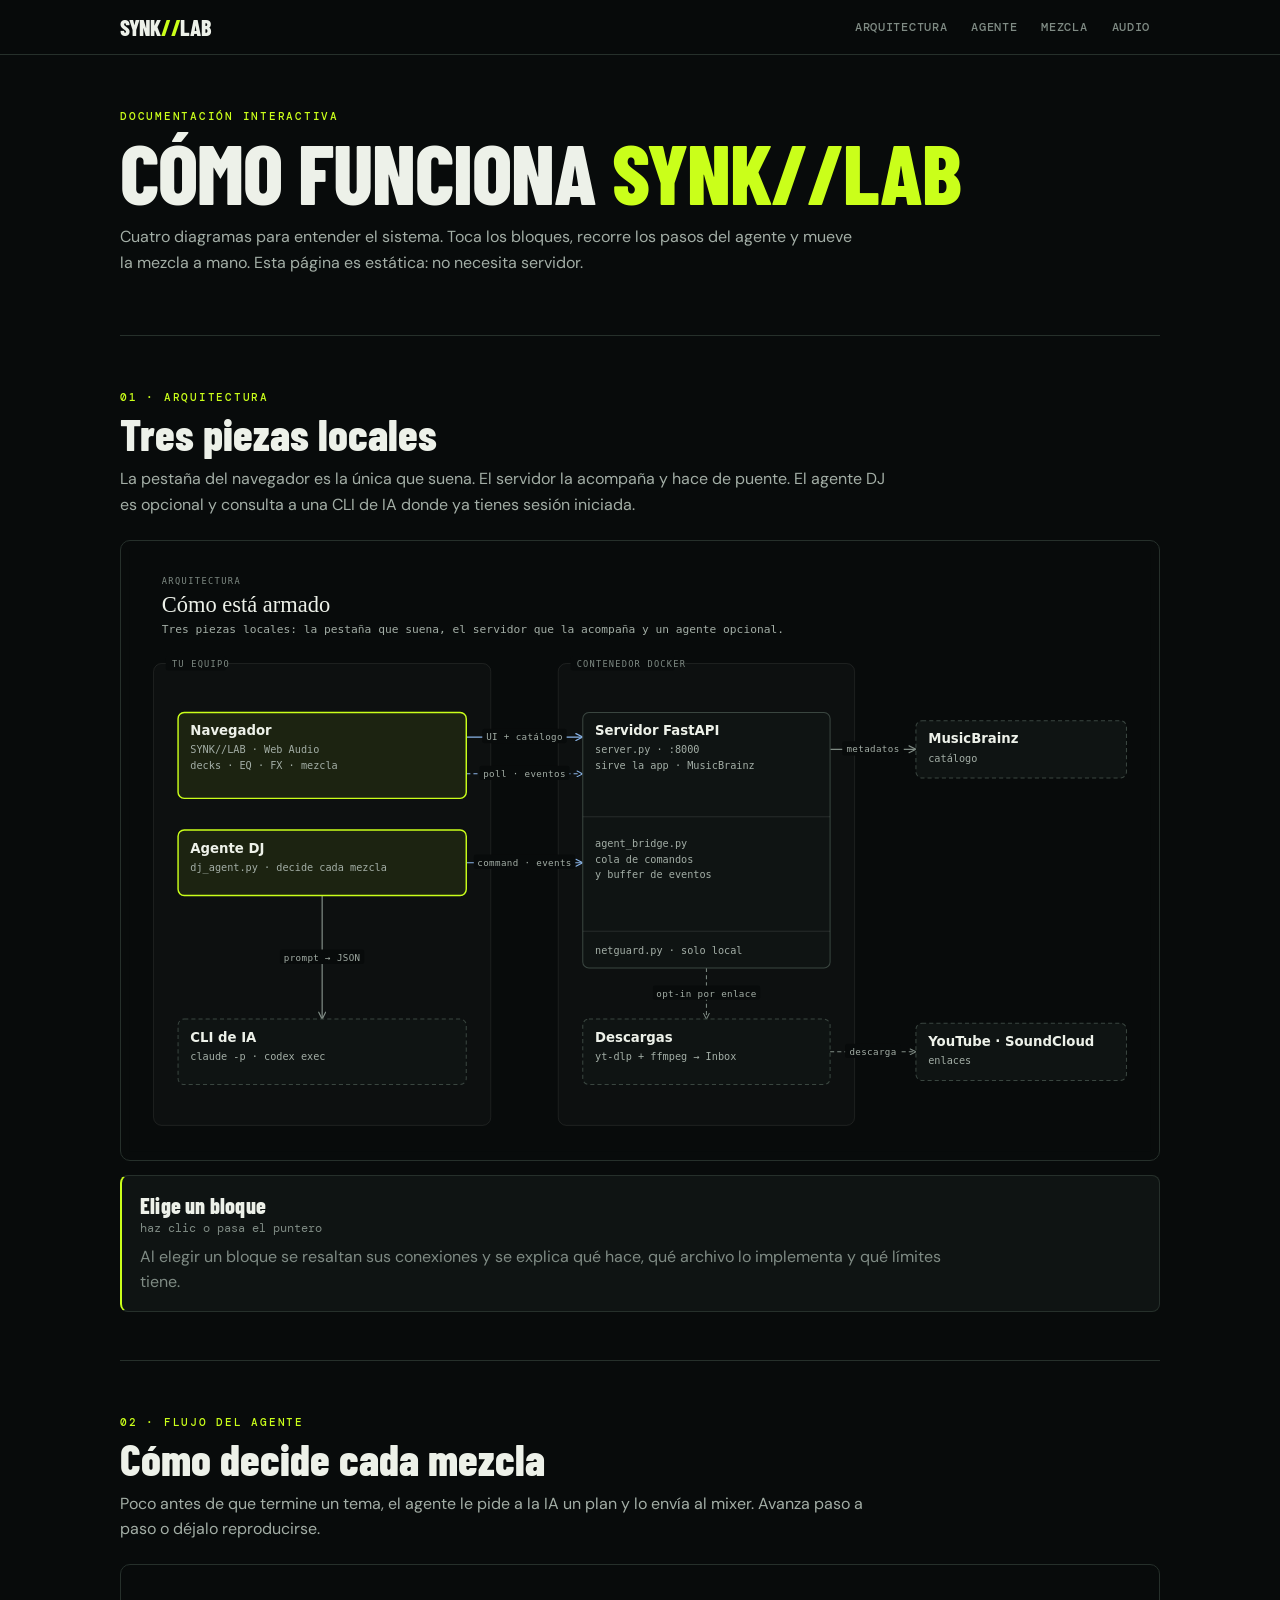
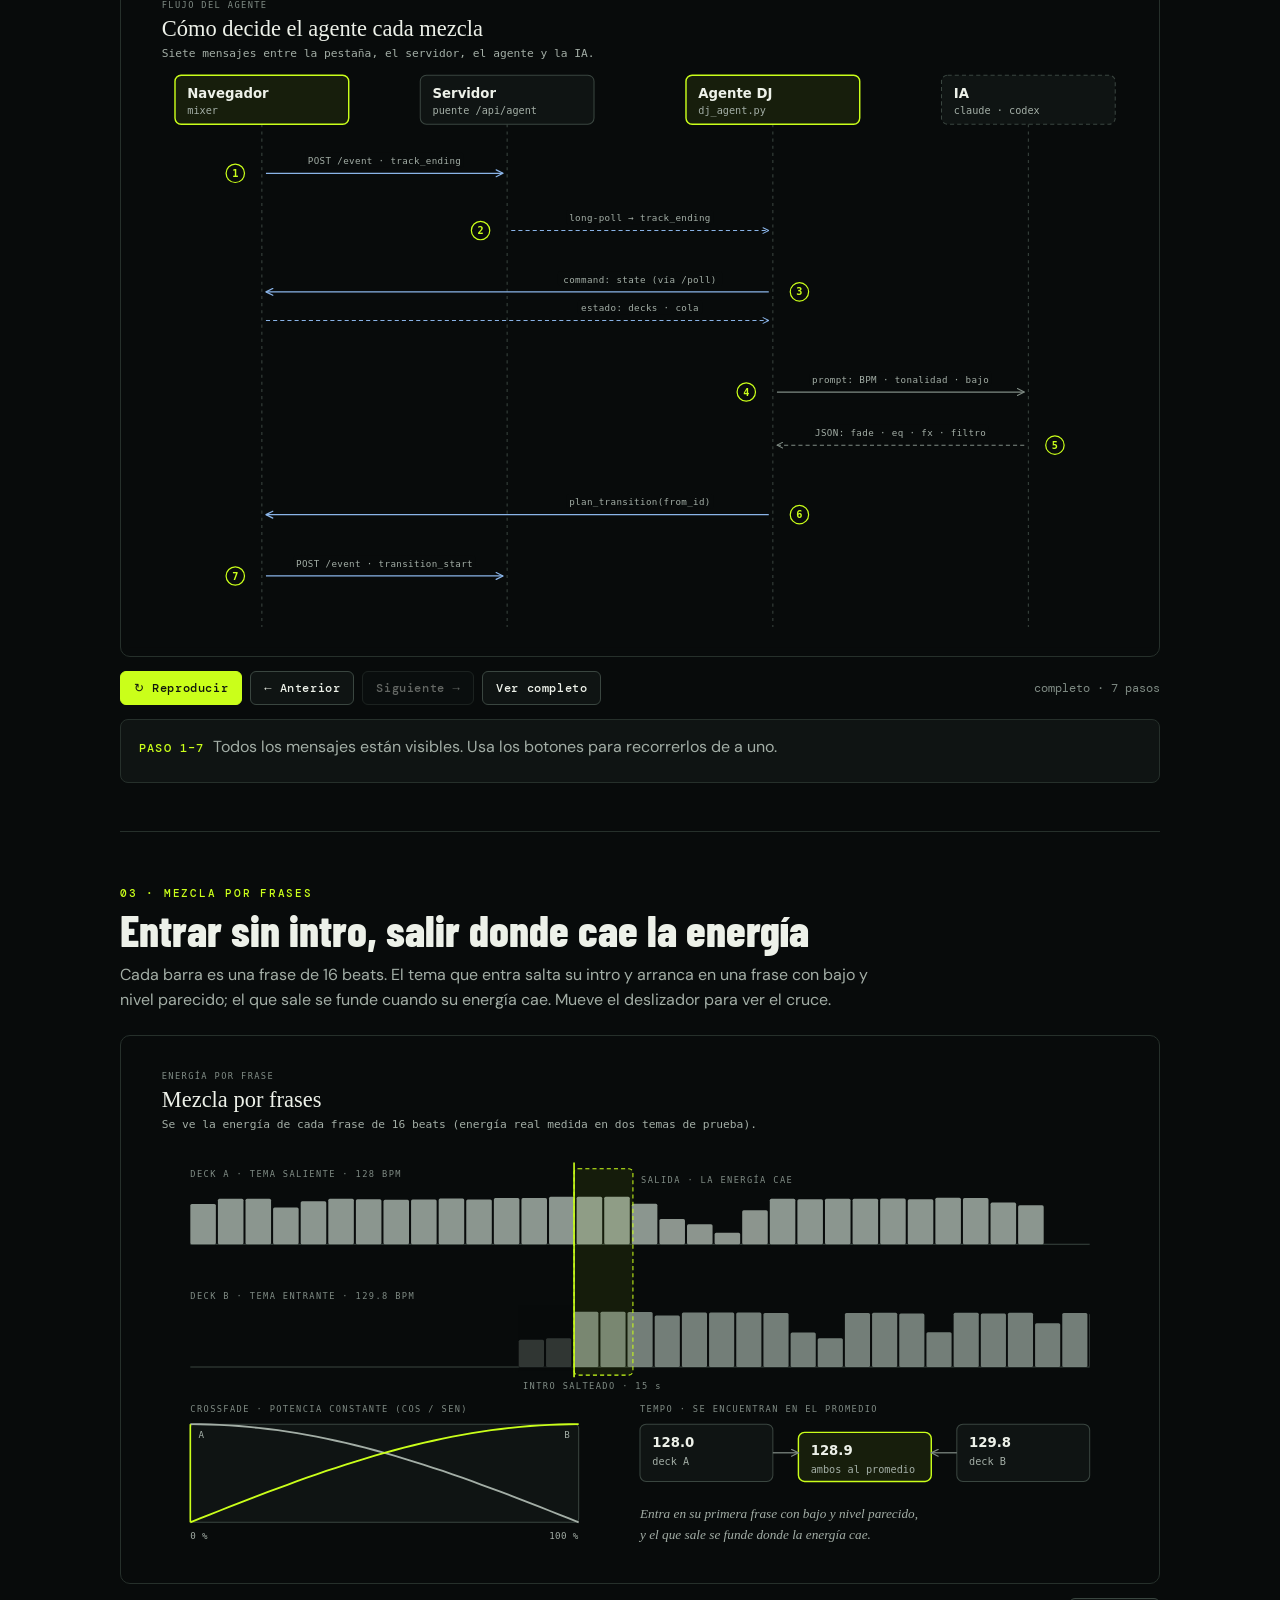
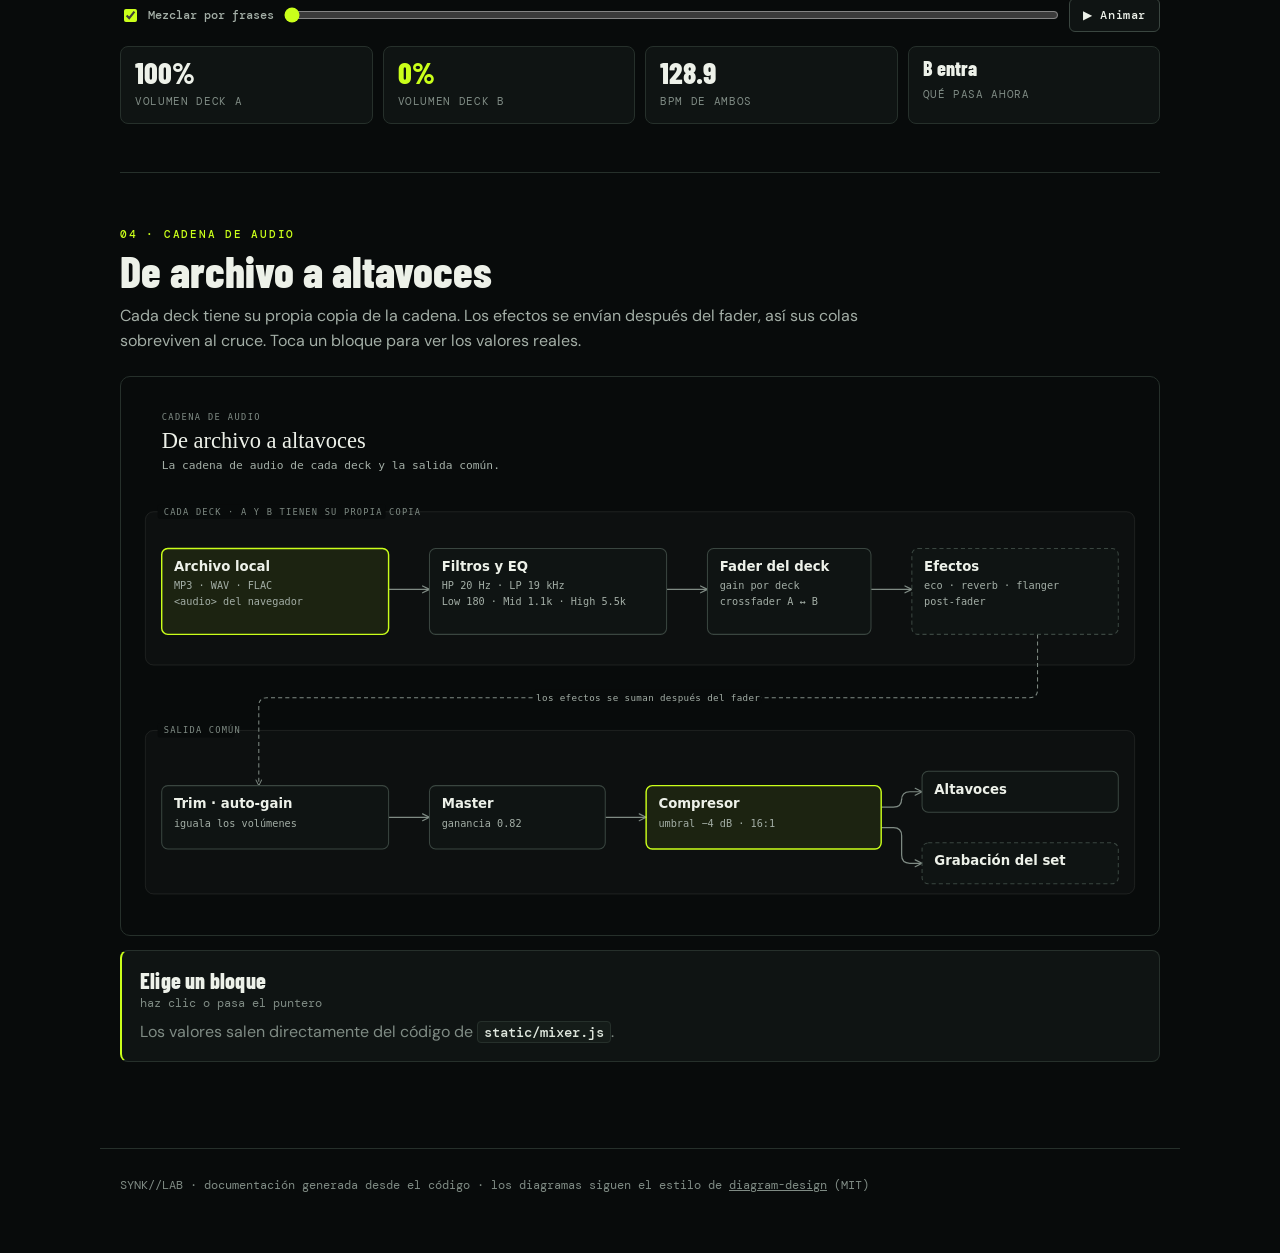
<file: docs/arquitectura.html>
<!doctype html>
<html lang="es">
<head>
<meta charset="utf-8">
<meta name="viewport" content="width=device-width,initial-scale=1">
<title>SYNK//LAB · Arquitectura interactiva</title>
<meta name="description" content="Diagramas interactivos de SYNK//LAB: arquitectura, flujo del agente DJ, mezcla por frases y cadena de audio.">
<link rel="preconnect" href="https://fonts.googleapis.com">
<link rel="preconnect" href="https://fonts.gstatic.com" crossorigin>
<link href="https://fonts.googleapis.com/css2?family=Barlow+Condensed:wght@700;800&family=DM+Mono:wght@400;500&family=DM+Sans:wght@400;500;600&display=swap" rel="stylesheet">
<style>
:root{--bg:#080b0b;--card:#0f1413;--ink:#edf1e9;--muted:#a3aea6;--soft:#7f8b84;--line:#26302b;--line2:#3a4640;--lime:#caff1a;--link:#8ab4e8}
*{box-sizing:border-box}
html{scroll-behavior:smooth;scroll-padding-top:70px}
body{margin:0;background:var(--bg);color:var(--ink);font:16px/1.6 'DM Sans',system-ui,sans-serif}
a{color:inherit}
code{font:500 .86em 'DM Mono',ui-monospace,monospace;background:#151c19;border:1px solid var(--line);padding:1px 6px;border-radius:4px;color:#dfe7de}
header.top{position:sticky;top:0;z-index:5;background:rgba(8,11,11,.92);backdrop-filter:blur(8px);border-bottom:1px solid var(--line)}
.top-in{max-width:1080px;margin:0 auto;padding:0 20px;height:54px;display:flex;align-items:center;gap:22px}
.brand{font:800 22px 'Barlow Condensed','Arial Narrow',Impact,sans-serif;letter-spacing:-.3px;text-decoration:none;white-space:nowrap}
.brand span{color:var(--lime)}
nav.top-nav{display:flex;gap:4px;margin-left:auto;overflow:auto}
nav.top-nav a{font:500 11.5px 'DM Mono',ui-monospace,monospace;letter-spacing:.06em;color:var(--soft);text-decoration:none;padding:7px 10px;border-radius:6px;white-space:nowrap;text-transform:uppercase}
nav.top-nav a:hover,nav.top-nav a:focus-visible{color:var(--ink);background:#0d1310;outline:none}
main{max-width:1080px;margin:0 auto;padding:0 20px 80px}
.hero{padding:54px 0 18px}
.eyebrow{font:500 11px 'DM Mono',ui-monospace,monospace;letter-spacing:.16em;color:var(--lime);text-transform:uppercase}
h1{font:800 clamp(44px,8vw,84px)/.92 'Barlow Condensed','Arial Narrow',Impact,sans-serif;margin:10px 0 14px;letter-spacing:-1px}
h1 span{color:var(--lime)}
.lead{color:var(--muted);max-width:68ch;margin:0}
section{padding:54px 0 6px;border-top:1px solid var(--line);margin-top:42px}
h2{font:800 clamp(30px,5vw,44px)/1 'Barlow Condensed','Arial Narrow',Impact,sans-serif;margin:8px 0 10px}
section>p.intro{color:var(--muted);max-width:70ch;margin:0 0 22px}
.fig{border:1px solid var(--line);border-radius:10px;background:#080b0b;padding:8px;overflow:hidden}
.fig svg{display:block;width:100%;height:auto}
.controls{display:flex;flex-wrap:wrap;gap:8px;align-items:center;margin:14px 0 0}
.btn{font:500 12px 'DM Mono',ui-monospace,monospace;letter-spacing:.05em;color:var(--ink);background:var(--card);border:1px solid var(--line2);border-radius:6px;padding:8px 13px;cursor:pointer;transition:border-color .15s,color .15s,background .15s}
.btn:hover{border-color:var(--lime);color:var(--lime)}
.btn:focus-visible{outline:2px solid var(--lime);outline-offset:2px}
.btn.primary{background:var(--lime);color:#10160d;border-color:var(--lime);font-weight:500}
.btn.primary:hover{background:#d8ff4d;color:#10160d}
.btn[disabled]{opacity:.4;cursor:default}
.hint{font:400 12px 'DM Mono',ui-monospace,monospace;color:var(--soft);margin-left:auto}
.panel{margin-top:14px;border:1px solid var(--line);border-left:2px solid var(--lime);border-radius:8px;background:var(--card);padding:16px 18px;min-height:112px}
.panel h3{margin:0 0 2px;font:800 22px 'Barlow Condensed','Arial Narrow',Impact,sans-serif;letter-spacing:.2px}
.panel .where{font:400 12px 'DM Mono',ui-monospace,monospace;color:var(--soft);margin-bottom:8px}
.panel p{margin:0;color:var(--muted);max-width:75ch}
.panel.idle p{color:var(--soft)}
.readout{display:grid;grid-template-columns:repeat(auto-fit,minmax(150px,1fr));gap:10px;margin-top:14px}
.ro{border:1px solid var(--line);border-radius:8px;background:var(--card);padding:10px 14px}
.ro b{display:block;font:800 30px/1 'Barlow Condensed','Arial Narrow',Impact,sans-serif}
.ro small{font:400 11px 'DM Mono',ui-monospace,monospace;color:var(--soft);letter-spacing:.06em;text-transform:uppercase}
.ro.lime b{color:var(--lime)}
label.sw{display:inline-flex;align-items:center;gap:8px;font:500 12px 'DM Mono',ui-monospace,monospace;color:var(--muted);cursor:pointer}
label.sw input{accent-color:var(--lime)}
input[type=range]{accent-color:var(--lime);flex:1 1 220px;min-width:180px}
.step-cap{margin-top:14px;border:1px solid var(--line);border-radius:8px;background:var(--card);padding:14px 18px;color:var(--muted);min-height:64px}
.step-cap b{font:500 12px 'DM Mono',ui-monospace,monospace;color:var(--lime);letter-spacing:.1em;margin-right:8px}
footer{max-width:1080px;margin:0 auto;padding:28px 20px 60px;border-top:1px solid var(--line);color:var(--soft);font:400 12px 'DM Mono',ui-monospace,monospace}

/* diagram interactivity */
.n.is-pick{cursor:pointer}
.n.is-pick:hover rect,.n.is-pick:focus-visible rect{stroke:#9aa79f}
.n:focus,.n:focus-visible{outline:none}
.n:focus-visible rect{stroke:var(--lime);stroke-width:2}
svg.has-active .n:not(.is-active){opacity:.42}
svg.has-active .e:not(.rel){opacity:.3}
svg.has-active .al-g:not(.rel){opacity:.3}
.n.is-active rect{stroke:var(--lime);stroke-width:2}
svg .e.rel{stroke:var(--lime)!important;stroke-width:1.8;opacity:1}
.n,.e,.al-g{transition:opacity .18s}
/* sequence: static-first, JS enhances */
svg.motion-ready .msg{transition:opacity .35s}
svg.motion-ready .msg.off{opacity:.12}
svg.motion-ready .msg.now .e{stroke:var(--lime);stroke-width:1.9}
svg.motion-ready .msg.now .al{fill:var(--ink)}
/* mix */
#mx-B{transition:transform .5s cubic-bezier(.2,.8,.2,1)}
#mx-win,#mx-skip{transition:x .5s cubic-bezier(.2,.8,.2,1),width .5s cubic-bezier(.2,.8,.2,1)}
@media (prefers-reduced-motion:reduce){#mx-B,#mx-win,#mx-skip,svg.motion-ready .msg,.n,.e,.al-g{transition:none}}
@media (max-width:640px){.hint{margin-left:0;width:100%}.top-in{gap:10px}}
</style>
</head>
<body>
<header class="top"><div class="top-in">
  <a class="brand" href="#top">SYNK<span>//</span>LAB</a>
  <nav class="top-nav" aria-label="Secciones">
    <a href="#arquitectura">Arquitectura</a><a href="#agente">Agente</a><a href="#mezcla">Mezcla</a><a href="#audio">Audio</a>
  </nav>
</div></header>
<main id="top">
  <div class="hero">
    <div class="eyebrow">Documentación interactiva</div>
    <h1>CÓMO FUNCIONA <span>SYNK//LAB</span></h1>
    <p class="lead">Cuatro diagramas para entender el sistema. Toca los bloques, recorre los pasos del agente y mueve la mezcla a mano. Esta página es estática: no necesita servidor.</p>
  </div>

  <section id="arquitectura">
    <div class="eyebrow">01 · Arquitectura</div>
    <h2>Tres piezas locales</h2>
    <p class="intro">La pestaña del navegador es la única que suena. El servidor la acompaña y hace de puente. El agente DJ es opcional y consulta a una CLI de IA donde ya tienes sesión iniciada.</p>
    <div class="fig" id="fig-arch"><svg xmlns="http://www.w3.org/2000/svg" viewBox="0 0 1000 590" width="1000" height="590" role="img" aria-labelledby="pt pd" font-family="system-ui,-apple-system,'Segoe UI',Roboto,'Helvetica Neue',Arial,sans-serif"><title id="pt">Arquitectura de SYNK//LAB</title><desc id="pd">El navegador reproduce y mezcla; el servidor FastAPI sirve la app y hace de puente; el agente DJ opcional decide cada transición consultando a una CLI de IA.</desc><defs><marker id="ah" viewBox="0 0 10 10" refX="9" refY="5" markerWidth="7" markerHeight="7" orient="auto-start-reverse"><path d="M1,1 L9,5 L1,9" fill="none" stroke="context-stroke" stroke-width="1.4" stroke-linecap="round" stroke-linejoin="round"/></marker><style>
.bg{fill:#080b0b}
.zone{fill:rgba(237,241,233,.02);stroke:rgba(237,241,233,.11);stroke-width:.8}
.zl{font:500 8.5px ui-monospace,'SF Mono',Menlo,Consolas,'DejaVu Sans Mono',monospace;letter-spacing:.14em;fill:#7f8b84}
.n rect{fill:#0f1413;stroke:#3a4640;stroke-width:1}
.n.focal rect{fill:rgba(202,255,26,.08);stroke:#caff1a;stroke-width:1.4}
.n.ext rect,.n.opt rect{stroke-dasharray:4 3}
.n{cursor:default}
.div{stroke:rgba(237,241,233,.10);stroke-width:1}
.nn{font:600 13px system-ui,-apple-system,'Segoe UI',Roboto,'Helvetica Neue',Arial,sans-serif;fill:#edf1e9}
.ns{font:400 10px ui-monospace,'SF Mono',Menlo,Consolas,'DejaVu Sans Mono',monospace;fill:#a3aea6}
.e{fill:none;stroke:#7f8b84;stroke-width:1.2}
.e.link{stroke:#8ab4e8}
.e.dash{stroke-dasharray:4 3;stroke-width:1}
.alm{fill:#080b0b}
.al{font:400 9px ui-monospace,'SF Mono',Menlo,Consolas,'DejaVu Sans Mono',monospace;letter-spacing:.04em;fill:#a3aea6}
.eb{font:500 8.5px ui-monospace,'SF Mono',Menlo,Consolas,'DejaVu Sans Mono',monospace;letter-spacing:.16em;fill:#7f8b84}
.tit{font:400 22px Georgia,'Times New Roman',serif;fill:#edf1e9}
.sub{font:400 11px ui-monospace,'SF Mono',Menlo,Consolas,'DejaVu Sans Mono',monospace;fill:#a3aea6}
.note{font:italic 400 13px Georgia,'Times New Roman',serif;fill:#a3aea6}
@media (prefers-reduced-motion:reduce){.tok{display:none}}
ar</style></defs><rect class="bg" width="1000" height="590"/><text class="eb" x="32" y="34">ARQUITECTURA</text><text class="tit" x="32" y="62">Cómo está armado</text><text class="sub" x="32" y="82">Tres piezas locales: la pestaña que suena, el servidor que la acompaña y un agente opcional.</text><rect class="zone" x="24" y="112" width="330" height="452" rx="8"/><rect class="alm" x="36" y="105" width="59" height="14" rx="2"/><text class="zl" x="42" y="115">TU EQUIPO</text><rect class="zone" x="420" y="112" width="290" height="452" rx="8"/><rect class="alm" x="432" y="105" width="102" height="14" rx="2"/><text class="zl" x="438" y="115">CONTENEDOR DOCKER</text><path id="a-ui" class="e link" d="M330,184 H444" marker-end="url(#ah)"/><g class="al-g" data-edge="a-ui"><rect class="alm" x="345.7" y="176" width="82.5" height="14" rx="2"/><text class="al" x="387" y="187" text-anchor="middle">UI + catálogo</text></g><path id="a-poll" class="e link dash" d="M330,220 H444" marker-end="url(#ah)"/><g class="al-g" data-edge="a-poll"><rect class="alm" x="342.9" y="212" width="88.1" height="14" rx="2"/><text class="al" x="387" y="223" text-anchor="middle">poll · eventos</text></g><path id="a-cmd" class="e link" d="M330,307 H444" marker-end="url(#ah)"/><g class="al-g" data-edge="a-cmd"><rect class="alm" x="337.4" y="299" width="99.3" height="14" rx="2"/><text class="al" x="387" y="310" text-anchor="middle">command · events</text></g><path id="a-cli" class="e " d="M189,339 V460" marker-end="url(#ah)"/><g class="al-g" data-edge="a-cli"><rect class="alm" x="147.7" y="392" width="82.5" height="14" rx="2"/><text class="al" x="189" y="403" text-anchor="middle">prompt → JSON</text></g><path id="a-dl" class="e dash" d="M565,410 V460" marker-end="url(#ah)"/><g class="al-g" data-edge="a-dl"><rect class="alm" x="512.6" y="427" width="104.9" height="14" rx="2"/><text class="al" x="565" y="438" text-anchor="middle">opt-in por enlace</text></g><path id="a-mb" class="e " d="M686,196 H770" marker-end="url(#ah)"/><g class="al-g" data-edge="a-mb"><rect class="alm" x="697.9" y="188" width="60.2" height="14" rx="2"/><text class="al" x="728" y="199" text-anchor="middle">metadatos</text></g><path id="a-yt" class="e dash" d="M686,492 H770" marker-end="url(#ah)"/><g class="al-g" data-edge="a-yt"><rect class="alm" x="700.7" y="484" width="54.6" height="14" rx="2"/><text class="al" x="728" y="495" text-anchor="middle">descarga</text></g><g class="n focal" data-id="browser" data-edges="a-ui,a-poll" tabindex="0" role="button" aria-label="Navegador"><rect x="48" y="160" width="282" height="84" rx="6"/><text class="nn" x="60" y="182">Navegador</text><text class="ns" x="60" y="200">SYNK//LAB · Web Audio</text><text class="ns" x="60" y="215">decks · EQ · FX · mezcla</text></g><g class="n focal" data-id="agent" data-edges="a-cmd,a-cli" tabindex="0" role="button" aria-label="Agente DJ"><rect x="48" y="275" width="282" height="64" rx="6"/><text class="nn" x="60" y="297">Agente DJ</text><text class="ns" x="60" y="315">dj_agent.py · decide cada mezcla</text></g><g class="n ext" data-id="cli" data-edges="a-cli" tabindex="0" role="button" aria-label="CLI de IA"><rect x="48" y="460" width="282" height="64" rx="6"/><text class="nn" x="60" y="482">CLI de IA</text><text class="ns" x="60" y="500">claude -p  ·  codex exec</text></g><g class="n" data-id="server" data-edges="a-ui,a-poll,a-cmd,a-dl,a-mb" tabindex="0" role="button" aria-label="Servidor FastAPI"><rect x="444" y="160" width="242" height="250" rx="6"/><text class="nn" x="456" y="182">Servidor FastAPI</text><text class="ns" x="456" y="200">server.py · :8000</text><text class="ns" x="456" y="215">sirve la app · MusicBrainz</text><line class="div" x1="444" y1="262" x2="686" y2="262"/><text class="ns" x="456" y="292">agent_bridge.py</text><text class="ns" x="456" y="307">cola de comandos</text><text class="ns" x="456" y="322">y buffer de eventos</text><line class="div" x1="444" y1="374" x2="686" y2="374"/><text class="ns" x="456" y="396">netguard.py · solo local</text></g><g class="n opt" data-id="dl" data-edges="a-dl,a-yt" tabindex="0" role="button" aria-label="Descargas"><rect x="444" y="460" width="242" height="64" rx="6"/><text class="nn" x="456" y="482">Descargas</text><text class="ns" x="456" y="500">yt-dlp + ffmpeg → Inbox</text></g><g class="n ext" data-id="mb" data-edges="a-mb" tabindex="0" role="button" aria-label="MusicBrainz"><rect x="770" y="168" width="206" height="56" rx="6"/><text class="nn" x="782" y="190">MusicBrainz</text><text class="ns" x="782" y="208">catálogo</text></g><g class="n ext" data-id="yt" data-edges="a-yt" tabindex="0" role="button" aria-label="YouTube · SoundCloud"><rect x="770" y="464" width="206" height="56" rx="6"/><text class="nn" x="782" y="486">YouTube · SoundCloud</text><text class="ns" x="782" y="504">enlaces</text></g></svg></div>
    <div class="panel idle" id="panel-arch" aria-live="polite"><h3>Elige un bloque</h3><div class="where">haz clic o pasa el puntero</div><p>Al elegir un bloque se resaltan sus conexiones y se explica qué hace, qué archivo lo implementa y qué límites tiene.</p></div>
  </section>

  <section id="agente">
    <div class="eyebrow">02 · Flujo del agente</div>
    <h2>Cómo decide cada mezcla</h2>
    <p class="intro">Poco antes de que termine un tema, el agente le pide a la IA un plan y lo envía al mixer. Avanza paso a paso o déjalo reproducirse.</p>
    <div class="fig" id="fig-seq"><svg xmlns="http://www.w3.org/2000/svg" viewBox="0 0 1000 660" width="1000" height="660" role="img" aria-labelledby="sqt sqd" font-family="system-ui,-apple-system,'Segoe UI',Roboto,'Helvetica Neue',Arial,sans-serif"><title id="sqt">Flujo del agente DJ</title><desc id="sqd">Secuencia: el navegador avisa que un tema termina; el agente lee el estado, consulta a la IA, envía el plan de transición y el mixer la ejecuta.</desc><defs><marker id="ah" viewBox="0 0 10 10" refX="9" refY="5" markerWidth="7" markerHeight="7" orient="auto-start-reverse"><path d="M1,1 L9,5 L1,9" fill="none" stroke="context-stroke" stroke-width="1.4" stroke-linecap="round" stroke-linejoin="round"/></marker><style>
.bg{fill:#080b0b}
.zone{fill:rgba(237,241,233,.02);stroke:rgba(237,241,233,.11);stroke-width:.8}
.zl{font:500 8.5px ui-monospace,'SF Mono',Menlo,Consolas,'DejaVu Sans Mono',monospace;letter-spacing:.14em;fill:#7f8b84}
.n rect{fill:#0f1413;stroke:#3a4640;stroke-width:1}
.n.focal rect{fill:rgba(202,255,26,.08);stroke:#caff1a;stroke-width:1.4}
.n.ext rect,.n.opt rect{stroke-dasharray:4 3}
.n{cursor:default}
.div{stroke:rgba(237,241,233,.10);stroke-width:1}
.nn{font:600 13px system-ui,-apple-system,'Segoe UI',Roboto,'Helvetica Neue',Arial,sans-serif;fill:#edf1e9}
.ns{font:400 10px ui-monospace,'SF Mono',Menlo,Consolas,'DejaVu Sans Mono',monospace;fill:#a3aea6}
.e{fill:none;stroke:#7f8b84;stroke-width:1.2}
.e.link{stroke:#8ab4e8}
.e.dash{stroke-dasharray:4 3;stroke-width:1}
.alm{fill:#080b0b}
.al{font:400 9px ui-monospace,'SF Mono',Menlo,Consolas,'DejaVu Sans Mono',monospace;letter-spacing:.04em;fill:#a3aea6}
.eb{font:500 8.5px ui-monospace,'SF Mono',Menlo,Consolas,'DejaVu Sans Mono',monospace;letter-spacing:.16em;fill:#7f8b84}
.tit{font:400 22px Georgia,'Times New Roman',serif;fill:#edf1e9}
.sub{font:400 11px ui-monospace,'SF Mono',Menlo,Consolas,'DejaVu Sans Mono',monospace;fill:#a3aea6}
.note{font:italic 400 13px Georgia,'Times New Roman',serif;fill:#a3aea6}
@media (prefers-reduced-motion:reduce){.tok{display:none}}
.life{stroke:#3a4640;stroke-width:1;stroke-dasharray:3 4}
.badge{fill:#080b0b;stroke:#caff1a;stroke-width:1.2}
.bt{font:600 10px ui-monospace,'SF Mono',Menlo,Consolas,'DejaVu Sans Mono',monospace;fill:#caff1a}</style></defs><rect class="bg" width="1000" height="660"/><text class="eb" x="32" y="34">FLUJO DEL AGENTE</text><text class="tit" x="32" y="62">Cómo decide el agente cada mezcla</text><text class="sub" x="32" y="82">Siete mensajes entre la pestaña, el servidor, el agente y la IA.</text><line class="life" x1="130" y1="148" x2="130" y2="640"/><line class="life" x1="370" y1="148" x2="370" y2="640"/><line class="life" x1="630" y1="148" x2="630" y2="640"/><line class="life" x1="880" y1="148" x2="880" y2="640"/><g class="n focal" data-id="s-nav"><rect x="45" y="100" width="170" height="48" rx="6"/><text class="nn" x="57" y="122">Navegador</text><text class="ns" x="57" y="138">mixer</text></g><g class="n " data-id="s-srv"><rect x="285" y="100" width="170" height="48" rx="6"/><text class="nn" x="297" y="122">Servidor</text><text class="ns" x="297" y="138">puente /api/agent</text></g><g class="n focal" data-id="s-agt"><rect x="545" y="100" width="170" height="48" rx="6"/><text class="nn" x="557" y="122">Agente DJ</text><text class="ns" x="557" y="138">dj_agent.py</text></g><g class="n ext" data-id="s-ia"><rect x="795" y="100" width="170" height="48" rx="6"/><text class="nn" x="807" y="122">IA</text><text class="ns" x="807" y="138">claude · codex</text></g><g class="msg" data-step="1"><path class="e link" d="M134,196 H366" marker-end="url(#ah)"/><rect class="alm" x="172.5" y="176" width="155.1" height="14" rx="2"/><text class="al" x="250.0" y="187" text-anchor="middle">POST /event · track_ending</text><circle class="stepdot" cx="134" cy="196" r="0"/></g><g class="msg" data-step="2"><path class="e link dash" d="M374,252 H626" marker-end="url(#ah)"/><rect class="alm" x="428.0" y="232" width="143.9" height="14" rx="2"/><text class="al" x="500.0" y="243" text-anchor="middle">long-poll → track_ending</text><circle class="stepdot" cx="374" cy="252" r="0"/></g><g class="msg" data-step="3"><path class="e link" d="M626,312 H134" marker-end="url(#ah)"/><rect class="alm" x="419.7" y="292" width="160.7" height="14" rx="2"/><text class="al" x="500" y="303" text-anchor="middle">command: state  (vía /poll)</text><circle class="stepdot" cx="134" cy="312" r="0"/></g><g class="msg" data-step="3"><path class="e link dash" d="M134,340 H626" marker-end="url(#ah)"/><rect class="alm" x="439.2" y="320" width="121.6" height="14" rx="2"/><text class="al" x="500" y="331" text-anchor="middle">estado: decks · cola</text><circle class="stepdot" cx="134" cy="340" r="0"/></g><g class="msg" data-step="4"><path class="e " d="M634,410 H876" marker-end="url(#ah)"/><rect class="alm" x="666.3" y="390" width="177.4" height="14" rx="2"/><text class="al" x="755.0" y="401" text-anchor="middle">prompt: BPM · tonalidad · bajo</text><circle class="stepdot" cx="634" cy="410" r="0"/></g><g class="msg" data-step="5"><path class="e dash" d="M876,462 H634" marker-end="url(#ah)"/><rect class="alm" x="669.1" y="442" width="171.8" height="14" rx="2"/><text class="al" x="755.0" y="453" text-anchor="middle">JSON: fade · eq · fx · filtro</text><circle class="stepdot" cx="634" cy="462" r="0"/></g><g class="msg" data-step="6"><path class="e link" d="M626,530 H134" marker-end="url(#ah)"/><rect class="alm" x="428.0" y="510" width="143.9" height="14" rx="2"/><text class="al" x="500" y="521" text-anchor="middle">plan_transition(from_id)</text><circle class="stepdot" cx="134" cy="530" r="0"/></g><g class="msg" data-step="7"><path class="e link" d="M134,590 H366" marker-end="url(#ah)"/><rect class="alm" x="161.3" y="570" width="177.4" height="14" rx="2"/><text class="al" x="250.0" y="581" text-anchor="middle">POST /event · transition_start</text><circle class="stepdot" cx="134" cy="590" r="0"/></g><g class="msg" data-step="1"><circle cx="104" cy="196" r="9" class="badge"/><text class="bt" x="104" y="199.5" text-anchor="middle">1</text></g><g class="msg" data-step="2"><circle cx="344" cy="252" r="9" class="badge"/><text class="bt" x="344" y="255.5" text-anchor="middle">2</text></g><g class="msg" data-step="3"><circle cx="656" cy="312" r="9" class="badge"/><text class="bt" x="656" y="315.5" text-anchor="middle">3</text></g><g class="msg" data-step="4"><circle cx="604" cy="410" r="9" class="badge"/><text class="bt" x="604" y="413.5" text-anchor="middle">4</text></g><g class="msg" data-step="5"><circle cx="906" cy="462" r="9" class="badge"/><text class="bt" x="906" y="465.5" text-anchor="middle">5</text></g><g class="msg" data-step="6"><circle cx="656" cy="530" r="9" class="badge"/><text class="bt" x="656" y="533.5" text-anchor="middle">6</text></g><g class="msg" data-step="7"><circle cx="104" cy="590" r="9" class="badge"/><text class="bt" x="104" y="593.5" text-anchor="middle">7</text></g></svg></div>
    <div class="controls" role="group" aria-label="Controles de la secuencia">
      <button class="btn primary" id="sq-play" type="button">▶ Reproducir</button>
      <button class="btn" id="sq-prev" type="button">← Anterior</button>
      <button class="btn" id="sq-next" type="button">Siguiente →</button>
      <button class="btn" id="sq-reset" type="button">Ver completo</button>
      <span class="hint" id="sq-count">completo · 7 pasos</span>
    </div>
    <div class="step-cap" id="sq-cap" aria-live="polite"><b>PASO 1–7</b>Todos los mensajes están visibles. Usa los botones para recorrerlos de a uno.</div>
  </section>

  <section id="mezcla">
    <div class="eyebrow">03 · Mezcla por frases</div>
    <h2>Entrar sin intro, salir donde cae la energía</h2>
    <p class="intro">Cada barra es una frase de 16 beats. El tema que entra salta su intro y arranca en una frase con bajo y nivel parecido; el que sale se funde cuando su energía cae. Mueve el deslizador para ver el cruce.</p>
    <div class="fig" id="fig-mix"><svg xmlns="http://www.w3.org/2000/svg" viewBox="0 0 1000 520" width="1000" height="520" role="img" aria-labelledby="mxt mxd" font-family="system-ui,-apple-system,'Segoe UI',Roboto,'Helvetica Neue',Arial,sans-serif"><title id="mxt">Mezcla por frases</title><desc id="mxd">El tema entrante salta su intro y entra en una frase con bajo y energía similar; el saliente se funde cuando su energía cae; ambos se encuentran en el tempo promedio.</desc><defs><marker id="ah" viewBox="0 0 10 10" refX="9" refY="5" markerWidth="7" markerHeight="7" orient="auto-start-reverse"><path d="M1,1 L9,5 L1,9" fill="none" stroke="context-stroke" stroke-width="1.4" stroke-linecap="round" stroke-linejoin="round"/></marker><style>
.bg{fill:#080b0b}
.zone{fill:rgba(237,241,233,.02);stroke:rgba(237,241,233,.11);stroke-width:.8}
.zl{font:500 8.5px ui-monospace,'SF Mono',Menlo,Consolas,'DejaVu Sans Mono',monospace;letter-spacing:.14em;fill:#7f8b84}
.n rect{fill:#0f1413;stroke:#3a4640;stroke-width:1}
.n.focal rect{fill:rgba(202,255,26,.08);stroke:#caff1a;stroke-width:1.4}
.n.ext rect,.n.opt rect{stroke-dasharray:4 3}
.n{cursor:default}
.div{stroke:rgba(237,241,233,.10);stroke-width:1}
.nn{font:600 13px system-ui,-apple-system,'Segoe UI',Roboto,'Helvetica Neue',Arial,sans-serif;fill:#edf1e9}
.ns{font:400 10px ui-monospace,'SF Mono',Menlo,Consolas,'DejaVu Sans Mono',monospace;fill:#a3aea6}
.e{fill:none;stroke:#7f8b84;stroke-width:1.2}
.e.link{stroke:#8ab4e8}
.e.dash{stroke-dasharray:4 3;stroke-width:1}
.alm{fill:#080b0b}
.al{font:400 9px ui-monospace,'SF Mono',Menlo,Consolas,'DejaVu Sans Mono',monospace;letter-spacing:.04em;fill:#a3aea6}
.eb{font:500 8.5px ui-monospace,'SF Mono',Menlo,Consolas,'DejaVu Sans Mono',monospace;letter-spacing:.16em;fill:#7f8b84}
.tit{font:400 22px Georgia,'Times New Roman',serif;fill:#edf1e9}
.sub{font:400 11px ui-monospace,'SF Mono',Menlo,Consolas,'DejaVu Sans Mono',monospace;fill:#a3aea6}
.note{font:italic 400 13px Georgia,'Times New Roman',serif;fill:#a3aea6}
@media (prefers-reduced-motion:reduce){.tok{display:none}}
.axis{stroke:#3a4640;stroke-width:1}
.bA{fill:#a3aea6;opacity:.85} .bB{fill:#7f8b84;opacity:.9}
.win{fill:rgba(202,255,26,.07);stroke:#caff1a;stroke-width:1;stroke-dasharray:4 3}
.skip{fill:#080b0b;opacity:.62}
.playhead{stroke:#caff1a;stroke-width:1.6}
.ann{fill:#caff1a}
.panel{fill:#0f1413;stroke:#3a4640;stroke-width:1}
.cA{fill:none;stroke:#a3aea6;stroke-width:1.8} .cB{fill:none;stroke:#caff1a;stroke-width:1.8}
.cAt{fill:#a3aea6} .cBt{fill:#caff1a}</style></defs><rect class="bg" width="1000" height="520"/><text class="eb" x="32" y="34">ENERGÍA POR FRASE</text><text class="tit" x="32" y="62">Mezcla por frases</text><text class="sub" x="32" y="82">Se ve la energía de cada frase de 16 beats (energía real medida en dos temas de prueba).</text><g id="mx-lanes"><text class="eb" x="60" y="130">DECK A · TEMA SALIENTE · 128 BPM</text><text class="eb" x="60" y="250">DECK B · TEMA ENTRANTE · 129.8 BPM</text><line class="axis" x1="60" y1="196" x2="940" y2="196"/><line class="axis" x1="60" y1="316" x2="940" y2="316"/><g id="mx-A"><rect class="bA" data-i="0" x="60.0" y="156.6" width="25.0" height="39.4" rx="1.5"/><rect class="bA" data-i="1" x="87.0" y="151.5" width="25.0" height="44.5" rx="1.5"/><rect class="bA" data-i="2" x="114.0" y="151.5" width="25.0" height="44.5" rx="1.5"/><rect class="bA" data-i="3" x="141.0" y="160.0" width="25.0" height="36.0" rx="1.5"/><rect class="bA" data-i="4" x="168.0" y="153.8" width="25.0" height="42.2" rx="1.5"/><rect class="bA" data-i="5" x="195.0" y="151.5" width="25.0" height="44.5" rx="1.5"/><rect class="bA" data-i="6" x="222.0" y="151.8" width="25.0" height="44.2" rx="1.5"/><rect class="bA" data-i="7" x="249.0" y="152.5" width="25.0" height="43.5" rx="1.5"/><rect class="bA" data-i="8" x="276.0" y="152.1" width="25.0" height="43.9" rx="1.5"/><rect class="bA" data-i="9" x="303.0" y="151.1" width="25.0" height="44.9" rx="1.5"/><rect class="bA" data-i="10" x="330.0" y="152.1" width="25.0" height="43.9" rx="1.5"/><rect class="bA" data-i="11" x="357.0" y="150.8" width="25.0" height="45.2" rx="1.5"/><rect class="bA" data-i="12" x="384.0" y="150.8" width="25.0" height="45.2" rx="1.5"/><rect class="bA" data-i="13" x="411.0" y="149.4" width="25.0" height="46.6" rx="1.5"/><rect class="bA" data-i="14" x="438.0" y="149.4" width="25.0" height="46.6" rx="1.5"/><rect class="bA" data-i="15" x="465.0" y="149.4" width="25.0" height="46.6" rx="1.5"/><rect class="bA" data-i="16" x="492.0" y="156.2" width="25.0" height="39.8" rx="1.5"/><rect class="bA" data-i="17" x="519.0" y="171.2" width="25.0" height="24.8" rx="1.5"/><rect class="bA" data-i="18" x="546.0" y="176.3" width="25.0" height="19.7" rx="1.5"/><rect class="bA" data-i="19" x="573.0" y="184.8" width="25.0" height="11.2" rx="1.5"/><rect class="bA" data-i="20" x="600.0" y="162.7" width="25.0" height="33.3" rx="1.5"/><rect class="bA" data-i="21" x="627.0" y="151.5" width="25.0" height="44.5" rx="1.5"/><rect class="bA" data-i="22" x="654.0" y="151.8" width="25.0" height="44.2" rx="1.5"/><rect class="bA" data-i="23" x="681.0" y="151.5" width="25.0" height="44.5" rx="1.5"/><rect class="bA" data-i="24" x="708.0" y="151.5" width="25.0" height="44.5" rx="1.5"/><rect class="bA" data-i="25" x="735.0" y="151.1" width="25.0" height="44.9" rx="1.5"/><rect class="bA" data-i="26" x="762.0" y="151.8" width="25.0" height="44.2" rx="1.5"/><rect class="bA" data-i="27" x="789.0" y="150.4" width="25.0" height="45.6" rx="1.5"/><rect class="bA" data-i="28" x="816.0" y="150.8" width="25.0" height="45.2" rx="1.5"/><rect class="bA" data-i="29" x="843.0" y="155.2" width="25.0" height="40.8" rx="1.5"/><rect class="bA" data-i="30" x="870.0" y="157.9" width="25.0" height="38.1" rx="1.5"/></g><clipPath id="mxclip"><rect x="40" y="246" width="900" height="90"/></clipPath><g clip-path="url(#mxclip)"><g id="mx-B" transform="translate(321.5,0)"><rect class="bB" data-i="0" x="60.0" y="289.5" width="24.6" height="26.5" rx="1.5"/><rect class="bB" data-i="1" x="86.6" y="287.8" width="24.6" height="28.2" rx="1.5"/><rect class="bB" data-i="2" x="113.2" y="261.9" width="24.6" height="54.1" rx="1.5"/><rect class="bB" data-i="3" x="139.8" y="261.9" width="24.6" height="54.1" rx="1.5"/><rect class="bB" data-i="4" x="166.3" y="262.3" width="24.6" height="53.7" rx="1.5"/><rect class="bB" data-i="5" x="192.9" y="265.7" width="24.6" height="50.3" rx="1.5"/><rect class="bB" data-i="6" x="219.5" y="262.6" width="24.6" height="53.4" rx="1.5"/><rect class="bB" data-i="7" x="246.1" y="262.6" width="24.6" height="53.4" rx="1.5"/><rect class="bB" data-i="8" x="272.7" y="262.6" width="24.6" height="53.4" rx="1.5"/><rect class="bB" data-i="9" x="299.3" y="263.3" width="24.6" height="52.7" rx="1.5"/><rect class="bB" data-i="10" x="325.9" y="282.3" width="24.6" height="33.7" rx="1.5"/><rect class="bB" data-i="11" x="352.4" y="287.8" width="24.6" height="28.2" rx="1.5"/><rect class="bB" data-i="12" x="379.0" y="263.3" width="24.6" height="52.7" rx="1.5"/><rect class="bB" data-i="13" x="405.6" y="263.0" width="24.6" height="53.0" rx="1.5"/><rect class="bB" data-i="14" x="432.2" y="263.6" width="24.6" height="52.4" rx="1.5"/><rect class="bB" data-i="15" x="458.8" y="282.0" width="24.6" height="34.0" rx="1.5"/><rect class="bB" data-i="16" x="485.4" y="263.0" width="24.6" height="53.0" rx="1.5"/><rect class="bB" data-i="17" x="512.0" y="263.6" width="24.6" height="52.4" rx="1.5"/><rect class="bB" data-i="18" x="538.5" y="263.0" width="24.6" height="53.0" rx="1.5"/><rect class="bB" data-i="19" x="565.1" y="273.2" width="24.6" height="42.8" rx="1.5"/><rect class="bB" data-i="20" x="591.7" y="263.3" width="24.6" height="52.7" rx="1.5"/><rect class="bB" data-i="21" x="618.3" y="263.6" width="24.6" height="52.4" rx="1.5"/><rect class="bB" data-i="22" x="644.9" y="263.6" width="24.6" height="52.4" rx="1.5"/><rect class="bB" data-i="23" x="671.5" y="264.3" width="24.6" height="51.7" rx="1.5"/><rect class="bB" data-i="24" x="698.1" y="304.4" width="24.6" height="11.6" rx="1.5"/><rect class="bB" data-i="25" x="724.6" y="310.9" width="24.6" height="5.1" rx="1.5"/><rect class="bB" data-i="26" x="751.2" y="311.0" width="24.6" height="5.0" rx="1.5"/><rect class="bB" data-i="27" x="777.8" y="302.4" width="24.6" height="13.6" rx="1.5"/><rect class="bB" data-i="28" x="804.4" y="299.3" width="24.6" height="16.7" rx="1.5"/><rect class="bB" data-i="29" x="831.0" y="293.6" width="24.6" height="22.4" rx="1.5"/><rect class="bB" data-i="30" x="857.6" y="286.1" width="24.6" height="29.9" rx="1.5"/><rect class="bB" data-i="31" x="884.2" y="285.4" width="24.6" height="30.6" rx="1.5"/><rect class="bB" data-i="32" x="910.8" y="263.0" width="24.6" height="53.0" rx="1.5"/><rect class="bB" data-i="33" x="937.3" y="263.3" width="24.6" height="52.7" rx="1.5"/><rect class="bB" data-i="34" x="963.9" y="263.6" width="24.6" height="52.4" rx="1.5"/><rect class="bB" data-i="35" x="990.5" y="279.6" width="24.6" height="36.4" rx="1.5"/></g></g></g><rect id="mx-skip" class="skip" x="381.5" y="256" width="54.0" height="64"/><rect id="mx-win" class="win" x="435.5" y="122" width="57.6" height="202" rx="4"/><line id="mx-ph" class="playhead" x1="435.5" y1="116" x2="435.5" y2="326"/><g id="mx-ann-phrase"><text class="eb ann" x="501.1" y="136">SALIDA · LA ENERGÍA CAE</text><text class="eb ann" x="385.5" y="338">INTRO SALTEADO · 15 s</text></g><text class="eb" x="60" y="360">CROSSFADE · POTENCIA CONSTANTE (COS / SEN)</text><rect class="panel" x="60" y="372" width="380" height="96" rx="4"/><polyline class="cA" points="60.0,372.0 69.5,372.1 79.0,372.3 88.5,372.7 98.0,373.2 107.5,373.8 117.0,374.7 126.5,375.6 136.0,376.7 145.5,377.9 155.0,379.3 164.5,380.8 174.0,382.5 183.5,384.2 193.0,386.1 202.5,388.2 212.0,390.3 221.5,392.6 231.0,395.0 240.5,397.5 250.0,400.1 259.5,402.8 269.0,405.7 278.5,408.6 288.0,411.6 297.5,414.7 307.0,417.8 316.5,421.1 326.0,424.4 335.5,427.8 345.0,431.3 354.5,434.8 364.0,438.3 373.5,441.9 383.0,445.6 392.5,449.3 402.0,453.0 411.5,456.7 421.0,460.5 430.5,464.2 440.0,468.0"/><polyline class="cB" points="60.0,468.0 69.5,464.2 79.0,460.5 88.5,456.7 98.0,453.0 107.5,449.3 117.0,445.6 126.5,441.9 136.0,438.3 145.5,434.8 155.0,431.3 164.5,427.8 174.0,424.4 183.5,421.1 193.0,417.8 202.5,414.7 212.0,411.6 221.5,408.6 231.0,405.7 240.5,402.8 250.0,400.1 259.5,397.5 269.0,395.0 278.5,392.6 288.0,390.3 297.5,388.2 307.0,386.1 316.5,384.2 326.0,382.5 335.5,380.8 345.0,379.3 354.5,377.9 364.0,376.7 373.5,375.6 383.0,374.7 392.5,373.8 402.0,373.2 411.5,372.7 421.0,372.3 430.5,372.1 440.0,372.0"/><line id="mx-cph" class="playhead" x1="60" y1="372" x2="60" y2="468"/><text class="al cAt" x="68" y="386">A</text><text class="al cBt" x="426" y="386">B</text><text class="al" x="60" y="484">0 %</text><text class="al" x="440" y="484" text-anchor="end">100 %</text><text class="eb" x="500" y="360">TEMPO · SE ENCUENTRAN EN EL PROMEDIO</text><g class="n " data-id="m-tA" data-edges="" tabindex="0" role="button" aria-label="128.0"><rect x="500" y="372" width="130" height="56" rx="6"/><text class="nn" x="512" y="394">128.0</text><text class="ns" x="512" y="412">deck A</text></g><g class="n " data-id="m-tB" data-edges="" tabindex="0" role="button" aria-label="129.8"><rect x="810" y="372" width="130" height="56" rx="6"/><text class="nn" x="822" y="394">129.8</text><text class="ns" x="822" y="412">deck B</text></g><g class="n focal" data-id="m-tM" data-edges="" tabindex="0" role="button" aria-label="128.9"><rect x="655" y="380" width="130" height="48" rx="6"/><text class="nn" x="667" y="402">128.9</text><text class="ns" x="667" y="420">ambos al promedio</text></g><path class="e" d="M630,400 H655" marker-end="url(#ah)"/><path class="e" d="M810,400 H785" marker-end="url(#ah)"/><text class="note" x="500" y="464">Entra en su primera frase con bajo y nivel parecido,</text><text class="note" x="500" y="484">y el que sale se funde donde la energía cae.</text></svg></div>
    <div class="controls" role="group" aria-label="Controles de la mezcla">
      <label class="sw"><input type="checkbox" id="mx-phrase" checked> Mezclar por frases</label>
      <input type="range" id="mx-t" min="0" max="100" value="0" aria-label="Progreso de la mezcla">
      <button class="btn" id="mx-play" type="button">▶ Animar</button>
    </div>
    <div class="readout" aria-live="polite">
      <div class="ro"><b id="ro-a">100%</b><small>Volumen deck A</small></div>
      <div class="ro lime"><b id="ro-b">0%</b><small>Volumen deck B</small></div>
      <div class="ro"><b id="ro-bpm">128.9</b><small>BPM de ambos</small></div>
      <div class="ro"><b id="ro-ph" style="font-size:20px;line-height:1.15">Entra B</b><small>Qué pasa ahora</small></div>
    </div>
  </section>

  <section id="audio">
    <div class="eyebrow">04 · Cadena de audio</div>
    <h2>De archivo a altavoces</h2>
    <p class="intro">Cada deck tiene su propia copia de la cadena. Los efectos se envían después del fader, así sus colas sobreviven al cruce. Toca un bloque para ver los valores reales.</p>
    <div class="fig" id="fig-audio"><svg xmlns="http://www.w3.org/2000/svg" viewBox="0 0 1000 530" width="1000" height="530" role="img" aria-labelledby="aut aud" font-family="system-ui,-apple-system,'Segoe UI',Roboto,'Helvetica Neue',Arial,sans-serif"><title id="aut">Cadena de audio</title><desc id="aud">Archivo, filtros y EQ, fader, efectos post-fader, trim, master, compresor y salida a altavoces y grabación.</desc><defs><marker id="ah" viewBox="0 0 10 10" refX="9" refY="5" markerWidth="7" markerHeight="7" orient="auto-start-reverse"><path d="M1,1 L9,5 L1,9" fill="none" stroke="context-stroke" stroke-width="1.4" stroke-linecap="round" stroke-linejoin="round"/></marker><style>
.bg{fill:#080b0b}
.zone{fill:rgba(237,241,233,.02);stroke:rgba(237,241,233,.11);stroke-width:.8}
.zl{font:500 8.5px ui-monospace,'SF Mono',Menlo,Consolas,'DejaVu Sans Mono',monospace;letter-spacing:.14em;fill:#7f8b84}
.n rect{fill:#0f1413;stroke:#3a4640;stroke-width:1}
.n.focal rect{fill:rgba(202,255,26,.08);stroke:#caff1a;stroke-width:1.4}
.n.ext rect,.n.opt rect{stroke-dasharray:4 3}
.n{cursor:default}
.div{stroke:rgba(237,241,233,.10);stroke-width:1}
.nn{font:600 13px system-ui,-apple-system,'Segoe UI',Roboto,'Helvetica Neue',Arial,sans-serif;fill:#edf1e9}
.ns{font:400 10px ui-monospace,'SF Mono',Menlo,Consolas,'DejaVu Sans Mono',monospace;fill:#a3aea6}
.e{fill:none;stroke:#7f8b84;stroke-width:1.2}
.e.link{stroke:#8ab4e8}
.e.dash{stroke-dasharray:4 3;stroke-width:1}
.alm{fill:#080b0b}
.al{font:400 9px ui-monospace,'SF Mono',Menlo,Consolas,'DejaVu Sans Mono',monospace;letter-spacing:.04em;fill:#a3aea6}
.eb{font:500 8.5px ui-monospace,'SF Mono',Menlo,Consolas,'DejaVu Sans Mono',monospace;letter-spacing:.16em;fill:#7f8b84}
.tit{font:400 22px Georgia,'Times New Roman',serif;fill:#edf1e9}
.sub{font:400 11px ui-monospace,'SF Mono',Menlo,Consolas,'DejaVu Sans Mono',monospace;fill:#a3aea6}
.note{font:italic 400 13px Georgia,'Times New Roman',serif;fill:#a3aea6}
@media (prefers-reduced-motion:reduce){.tok{display:none}}
</style></defs><rect class="bg" width="1000" height="530"/><text class="eb" x="32" y="34">CADENA DE AUDIO</text><text class="tit" x="32" y="62">De archivo a altavoces</text><text class="sub" x="32" y="82">La cadena de audio de cada deck y la salida común.</text><rect class="zone" x="16" y="124" width="968" height="150" rx="8"/><rect class="alm" x="28" y="117" width="223" height="14" rx="2"/><text class="zl" x="34" y="127">CADA DECK · A Y B TIENEN SU PROPIA COPIA</text><rect class="zone" x="16" y="338" width="968" height="160" rx="8"/><rect class="alm" x="28" y="331" width="75" height="14" rx="2"/><text class="zl" x="34" y="341">SALIDA COMÚN</text><path id="c1" class="e " d="M254,200 H294" marker-end="url(#ah)"/><path id="c2" class="e " d="M526,200 H566" marker-end="url(#ah)"/><path id="c3" class="e " d="M726,200 H766" marker-end="url(#ah)"/><path id="c4" class="e dash" d="M889,244 V298 Q889,306 881,306 H135 Q127,306 127,314 V392" marker-end="url(#ah)"/><g class="al-g" data-edge="c4"><rect class="alm" x="397.0" y="298" width="222.0" height="14" rx="2"/><text class="al" x="508" y="309" text-anchor="middle">los efectos se suman después del fader</text></g><path id="c5" class="e " d="M254,423 H294" marker-end="url(#ah)"/><path id="c6" class="e " d="M466,423 H506" marker-end="url(#ah)"/><path id="c7" class="e " d="M736,413 H748 Q756,413 756,405 V406 Q756,398 764,398 H776" marker-end="url(#ah)"/><path id="c8" class="e " d="M736,433 H748 Q756,433 756,441 V460 Q756,468 764,468 H776" marker-end="url(#ah)"/><g class="n focal" data-id="file" data-edges="c1" tabindex="0" role="button" aria-label="Archivo local"><rect x="32" y="160" width="222" height="84" rx="6"/><text class="nn" x="44" y="182">Archivo local</text><text class="ns" x="44" y="200">MP3 · WAV · FLAC</text><text class="ns" x="44" y="215">&lt;audio&gt; del navegador</text></g><g class="n " data-id="eq" data-edges="c1,c2" tabindex="0" role="button" aria-label="Filtros y EQ"><rect x="294" y="160" width="232" height="84" rx="6"/><text class="nn" x="306" y="182">Filtros y EQ</text><text class="ns" x="306" y="200">HP 20 Hz · LP 19 kHz</text><text class="ns" x="306" y="215">Low 180 · Mid 1.1k · High 5.5k</text></g><g class="n " data-id="fader" data-edges="c2,c3" tabindex="0" role="button" aria-label="Fader del deck"><rect x="566" y="160" width="160" height="84" rx="6"/><text class="nn" x="578" y="182">Fader del deck</text><text class="ns" x="578" y="200">gain por deck</text><text class="ns" x="578" y="215">crossfader A ↔ B</text></g><g class="n opt" data-id="fx" data-edges="c3,c4" tabindex="0" role="button" aria-label="Efectos"><rect x="766" y="160" width="202" height="84" rx="6"/><text class="nn" x="778" y="182">Efectos</text><text class="ns" x="778" y="200">eco · reverb · flanger</text><text class="ns" x="778" y="215">post-fader</text></g><g class="n " data-id="trim" data-edges="c4,c5" tabindex="0" role="button" aria-label="Trim · auto-gain"><rect x="32" y="392" width="222" height="62" rx="6"/><text class="nn" x="44" y="414">Trim · auto-gain</text><text class="ns" x="44" y="432">iguala los volúmenes</text></g><g class="n " data-id="master" data-edges="c5,c6" tabindex="0" role="button" aria-label="Master"><rect x="294" y="392" width="172" height="62" rx="6"/><text class="nn" x="306" y="414">Master</text><text class="ns" x="306" y="432">ganancia 0.82</text></g><g class="n focal" data-id="comp" data-edges="c6,c7,c8" tabindex="0" role="button" aria-label="Compresor"><rect x="506" y="392" width="230" height="62" rx="6"/><text class="nn" x="518" y="414">Compresor</text><text class="ns" x="518" y="432">umbral −4 dB · 16:1</text></g><g class="n " data-id="spk" data-edges="c7" tabindex="0" role="button" aria-label="Altavoces"><rect x="776" y="378" width="192" height="40" rx="6"/><text class="nn" x="788" y="400">Altavoces</text></g><g class="n opt" data-id="rec" data-edges="c8" tabindex="0" role="button" aria-label="Grabación del set"><rect x="776" y="448" width="192" height="40" rx="6"/><text class="nn" x="788" y="470">Grabación del set</text></g></svg></div>
    <div class="panel idle" id="panel-audio" aria-live="polite"><h3>Elige un bloque</h3><div class="where">haz clic o pasa el puntero</div><p>Los valores salen directamente del código de <code>static/mixer.js</code>.</p></div>
  </section>
</main>
<footer>SYNK//LAB · documentación generada desde el código · los diagramas siguen el estilo de <a href="https://github.com/cathrynlavery/diagram-design">diagram-design</a> (MIT)</footer>

<script>
(function(){
const $=(s,r=document)=>r.querySelector(s),$$=(s,r=document)=>[...r.querySelectorAll(s)];
const INFO={"arch": {"browser": ["Navegador · la app SYNK//LAB", "static/index.html · static/mixer.js", "Aquí vive todo el audio: dos decks de Web Audio, EQ, filtros, efectos, crossfader, beatgrid y las transiciones automáticas. Tus archivos se procesan en el navegador y no se suben a ningún lado. Es la única pieza que suena."], "agent": ["Agente DJ (opcional)", "dj_agent.py", "Escucha los eventos del mixer y, poco antes de que termine un tema, decide cómo mezclar el siguiente: duración del fade, EQ, efecto y filtro. Corre en tu máquina y no necesita claves de API."], "cli": ["CLI de IA", "claude -p  ·  codex exec", "El agente le pregunta a la CLI donde ya iniciaste sesión (suscripción de Claude o de ChatGPT) y recibe un JSON corto. Si la IA tarda demasiado, el agente usa reglas aleatorias como respaldo."], "server": ["Servidor FastAPI", "server.py · agent_bridge.py · netguard.py", "Sirve la app, consulta MusicBrainz (máx. 1 consulta/s, caché de 6 h) y hace de puente entre el agente y la pestaña: guarda una cola de comandos y un buffer de eventos. Los endpoints del agente y de descarga solo aceptan clientes locales."], "dl": ["Descargas (opcional)", "downloader.py · yt-dlp + ffmpeg", "Solo si lo pides por enlace (YouTube o SoundCloud, únicamente HTTPS): baja el audio como MP3 320k a tu carpeta Inbox y lo importa al mixer. Sin tu orden no descarga nada. Úsalo solo con contenido que tengas derecho a usar."], "mb": ["MusicBrainz", "catálogo de metadatos", "Búsqueda por texto de temas, sellos y lanzamientos. Son metadatos: no hay búsqueda por similitud de sonido."], "yt": ["YouTube · SoundCloud", "enlaces de referencia", "Fuente de enlaces para previsualizar y, si quieres, descargar. El audio embebido solo se mezcla por volumen: no se puede enrutar a Web Audio."]}, "audio": {"file": ["Archivo local", "<audio> → MediaElementSource", "El archivo se reproduce con un elemento de audio del navegador y entra al grafo de Web Audio. Nada sale de tu equipo."], "eq": ["Filtros y EQ", "HP · LP · Low · Mid · High", "Pasa-altos (20 Hz) y pasa-bajos (19 kHz) para los barridos, y un EQ de 3 bandas: graves 180 Hz, medios 1.1 kHz, agudos 5.5 kHz. El Auto DJ los mueve solo durante la mezcla."], "fader": ["Fader del deck", "gain · crossfader", "El crossfader es de potencia constante: el deck A recibe cos θ y el B sen θ, así la suma se mantiene pareja durante el cruce."], "fx": ["Efectos post-fader", "eco · reverb · flanger", "Se envían después del fader, así sus colas sobreviven al crossfade. Eco: retardo de 320 ms con realimentación. Reverb: convolución. Flanger: retardo corto modulado por un LFO de 0.22 Hz."], "trim": ["Trim · auto-gain", "iguala volúmenes", "Compensa la diferencia de volumen entre temas usando el nivel RMS medido al analizar cada archivo."], "master": ["Master", "ganancia 0.82", "Suma ambos decks. Un analizador mide el nivel que ves en el medidor principal."], "comp": ["Compresor", "umbral −4 dB · ratio 16:1", "Limita los picos para proteger la salida cuando se suman dos temas fuertes."], "spk": ["Altavoces", "salida del navegador", "La mezcla que escuchas."], "rec": ["Grabación del set", "MediaStream", "Una copia de la salida final para grabar la sesión completa desde el navegador."]}}, STEPS=[[1, "Falta poco: la pestaña avisa <code>track_ending</code> unos 70 s antes del punto de salida."], [2, "El agente espera en <em>long-poll</em> y recibe el evento."], [3, "El agente pide el estado: decks, cola y datos del tema siguiente. El servidor retransmite el comando y la pestaña responde."], [4, "Arma un prompt con la pareja de temas: diferencia de BPM, compatibilidad de tonalidad (Camelot), peso del bajo y si los golpes se pueden alinear."], [5, "La IA contesta solo un JSON: <code>fade</code>, <code>eq</code>, <code>fx</code>, <code>fx_amount</code>, <code>filter</code> y, si quiere, <code>next_id</code>."], [6, "El agente envía <code>plan_transition</code> con <code>from_id</code>. Si la mezcla ya empezó, el mixer rechaza el plan por tardío."], [7, "El mixer ejecuta la mezcla alineada por beatgrid y avisa <code>transition_start</code>."]], G={"px": 3.6, "x0": 60, "fade": 16, "exitPhrase": 120.3, "exitEnd": 236.0, "entryB": 15.0, "laneA": 196, "laneB": 316, "bpmA": 128.0, "bpmB": 129.8};

/* ---- clickable nodes: highlight connections + explain ---- */
function bindNodes(figId,panelId,info){
  const svg=$('#'+figId+' svg'),panel=$('#'+panelId);if(!svg||!panel)return;
  const idle=panel.innerHTML;let pinned=null;
  function paint(id){
    $$('.n',svg).forEach(n=>n.classList.toggle('is-active',n.dataset.id===id));
    const node=id&&$('.n[data-id="'+id+'"]',svg);
    const rel=node?(node.dataset.edges||'').split(',').filter(Boolean):[];
    $$('.e',svg).forEach(e=>e.classList.toggle('rel',rel.includes(e.id)));
    $$('.al-g',svg).forEach(g=>g.classList.toggle('rel',rel.includes(g.dataset.edge)));
    svg.classList.toggle('has-active',!!id);
    if(id&&info[id]){const [t,w,p]=info[id];panel.classList.remove('idle');panel.innerHTML='<h3></h3><div class="where"></div><p></p>';
      $('h3',panel).textContent=t;$('.where',panel).textContent=w;$('p',panel).textContent=p}
    else{panel.classList.add('idle');panel.innerHTML=idle}
  }
  $$('.n[data-id]',svg).forEach(n=>{
    const id=n.dataset.id;if(!info[id])return;n.classList.add('is-pick');
    n.addEventListener('mouseenter',()=>paint(id));
    n.addEventListener('mouseleave',()=>paint(pinned));
    n.addEventListener('focus',()=>paint(id));
    n.addEventListener('blur',()=>paint(pinned));
    n.addEventListener('click',()=>{pinned=pinned===id?null:id;paint(pinned)});
    n.addEventListener('keydown',e=>{if(e.key==='Enter'||e.key===' '){e.preventDefault();pinned=pinned===id?null:id;paint(pinned)}});
  });
}
bindNodes('fig-arch','panel-arch',INFO.arch);
bindNodes('fig-audio','panel-audio',INFO.audio);

/* ---- sequence: static-first, steps are an enhancement ---- */
(function(){
  const svg=$('#fig-seq svg');if(!svg)return;
  const play=$('#sq-play'),prev=$('#sq-prev'),next=$('#sq-next'),reset=$('#sq-reset'),count=$('#sq-count'),cap=$('#sq-cap');
  const N=STEPS.length;let cur=N,timer=null;
  function render(){
    svg.classList.add('motion-ready');
    $$('.msg',svg).forEach(m=>{const s=+m.dataset.step;m.classList.toggle('off',s>cur);m.classList.toggle('now',cur<N&&s===cur)});
    if(cur>=1&&cur<=N&&cur<N+1){}
    if(cur===N&&!timer&&!svg.dataset.touched){cap.innerHTML='<b>PASO 1–7</b>Todos los mensajes están visibles. Usa los botones para recorrerlos de a uno.';count.textContent='completo · '+N+' pasos'}
    else if(cur===0){cap.innerHTML='<b>INICIO</b>El mixer está reproduciendo un tema. Todavía no pasó nada.';count.textContent='paso 0 de '+N}
    else{cap.innerHTML='<b>PASO '+cur+'</b>'+STEPS[cur-1][1];count.textContent='paso '+cur+' de '+N}
    prev.disabled=cur<=0;next.disabled=cur>=N;
    play.textContent=timer?'❚❚ Pausar':(cur>=N?'↻ Reproducir':'▶ Continuar');
  }
  function stop(){if(timer){clearInterval(timer);timer=null}}
  function go(n){svg.dataset.touched='1';cur=Math.max(0,Math.min(N,n));render()}
  play.addEventListener('click',()=>{
    if(timer){stop();render();return}
    if(cur>=N)go(0);
    timer=setInterval(()=>{if(cur>=N){stop();render();return}go(cur+1);if(cur>=N){stop();render()}},1900);render();
  });
  prev.addEventListener('click',()=>{stop();go(cur-1)});
  next.addEventListener('click',()=>{stop();go(cur+1)});
  reset.addEventListener('click',()=>{stop();svg.dataset.touched='';cur=N;render()});
  render();
})();

/* ---- mix: constant-power crossfade, phrase on/off ---- */
(function(){
  const svg=$('#fig-mix svg');if(!svg)return;
  const chk=$('#mx-phrase'),rng=$('#mx-t'),btn=$('#mx-play');
  const set=(el,a,v)=>el&&el.setAttribute(a,v);
  function geom(ph){const exit=ph?G.exitPhrase:G.exitEnd,x0=G.x0+(exit-G.fade)*G.px,x1=G.x0+exit*G.px;return{x0,x1,bo:x0-(ph?G.entryB*G.px:0)}}
  function paint(){
    const ph=chk.checked,t=rng.value/100,g=geom(ph);
    set($('#mx-B',svg),'transform','translate('+(g.bo-G.x0)+',0)');
    set($('#mx-win',svg),'x',g.x0);set($('#mx-win',svg),'width',g.x1-g.x0);
    set($('#mx-skip',svg),'x',g.bo);set($('#mx-skip',svg),'width',ph?G.entryB*G.px:0);
    const px=g.x0+t*(g.x1-g.x0);['x1','x2'].forEach(a=>set($('#mx-ph',svg),a,px));
    const cx=60+t*380;['x1','x2'].forEach(a=>set($('#mx-cph',svg),a,cx));
    const ann=$('#mx-ann-phrase',svg);if(ann)ann.style.display=ph?'':'none';
    const A=Math.cos(t*Math.PI/2),B=Math.sin(t*Math.PI/2);
    $('#ro-a').textContent=Math.round(A*100)+'%';$('#ro-b').textContent=Math.round(B*100)+'%';
    $('#ro-bpm').textContent=((G.bpmA+G.bpmB)/2).toFixed(1);
    $('#ro-ph').textContent=t<.01?'B entra':t<.45?'B sube, graves de A':t<.6?'Cambio de graves':t<.99?'A se retira':'Solo B';
  }
  chk.addEventListener('change',paint);rng.addEventListener('input',()=>{stopAnim();paint()});
  let raf=null,t0=0;
  function stopAnim(){if(raf){cancelAnimationFrame(raf);raf=null;btn.textContent='▶ Animar'}}
  btn.addEventListener('click',()=>{
    if(raf){stopAnim();return}
    btn.textContent='❚❚ Pausar';const from=+rng.value>=100?0:+rng.value;t0=performance.now()-from/100*6000;
    (function loop(now){const p=Math.min(1,(now-t0)/6000);rng.value=Math.round(p*100);paint();if(p<1)raf=requestAnimationFrame(loop);else{raf=null;btn.textContent='▶ Animar'}})(performance.now());
    raf=requestAnimationFrame(function loop(now){const p=Math.min(1,(now-t0)/6000);rng.value=Math.round(p*100);paint();if(p<1)raf=requestAnimationFrame(loop);else{raf=null;btn.textContent='▶ Animar'}});
  });
  paint();
})();
})();
</script>
</body>
</html>
</file>
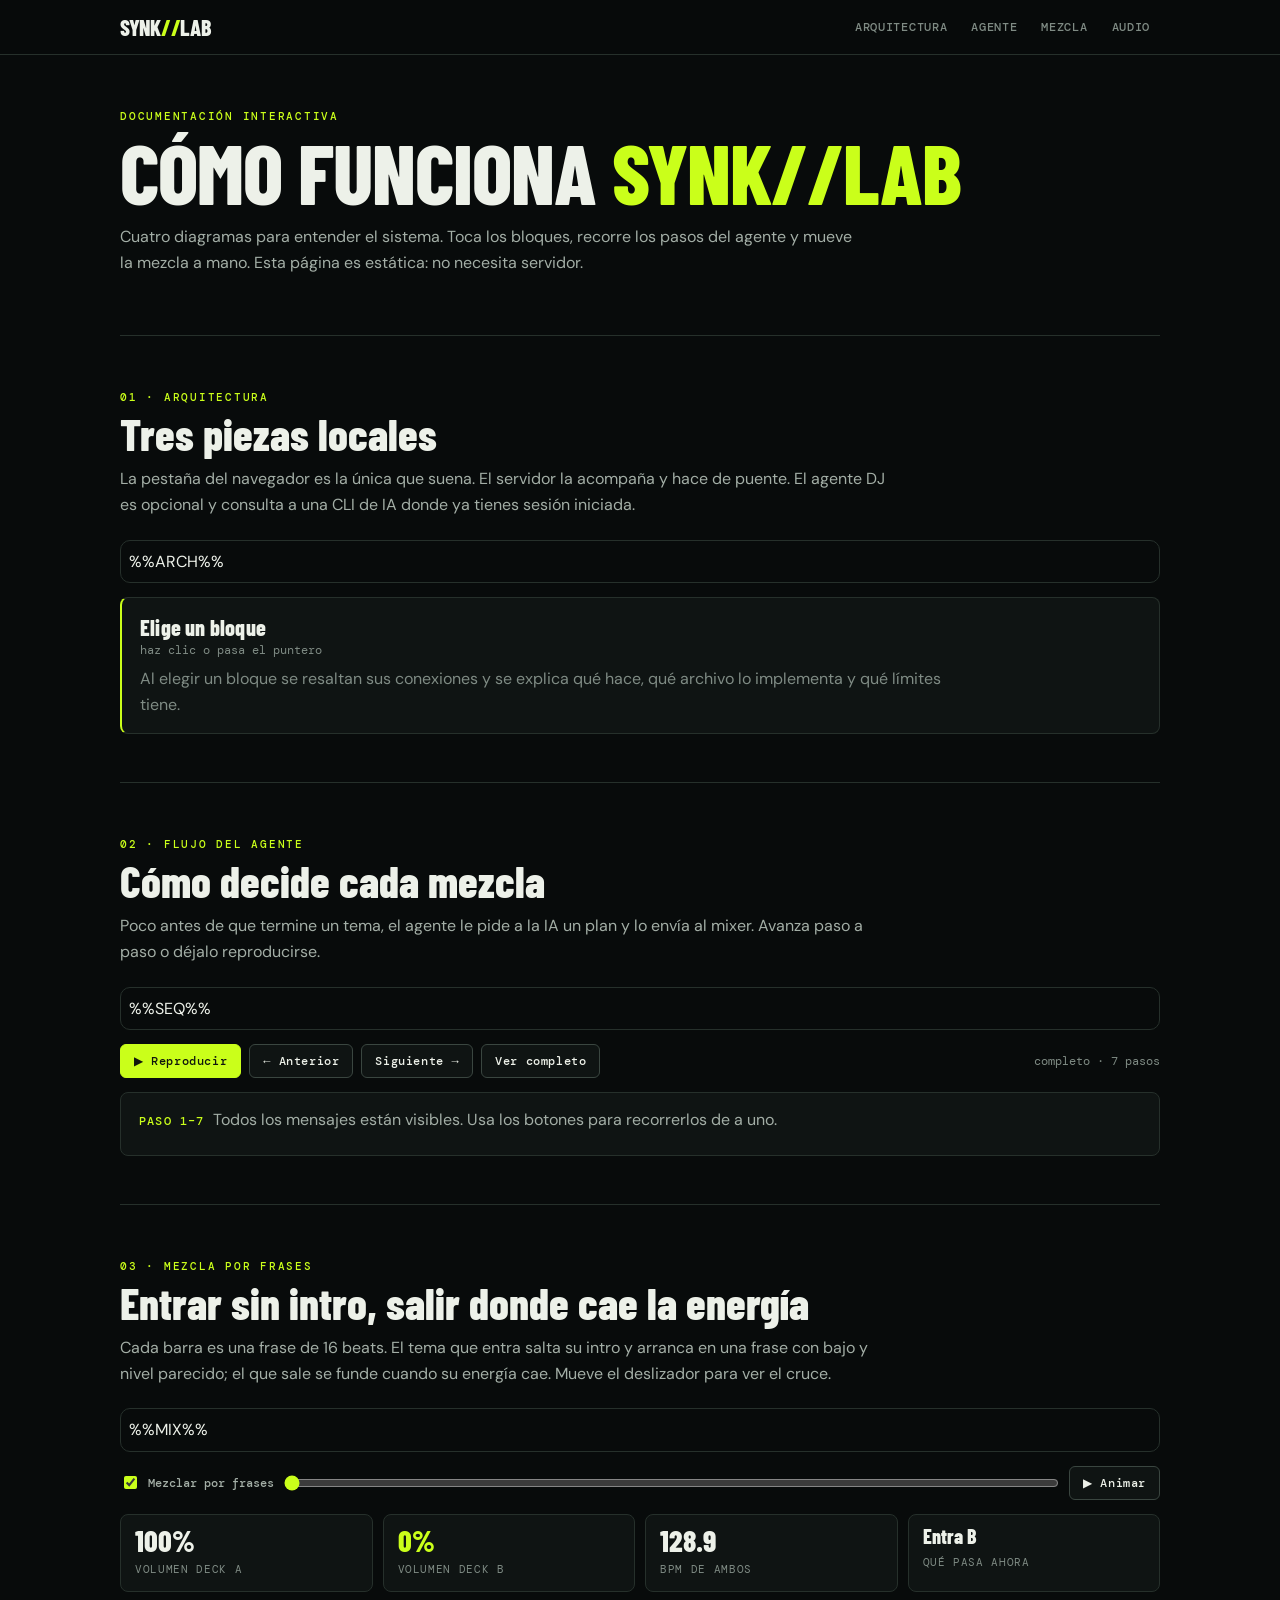
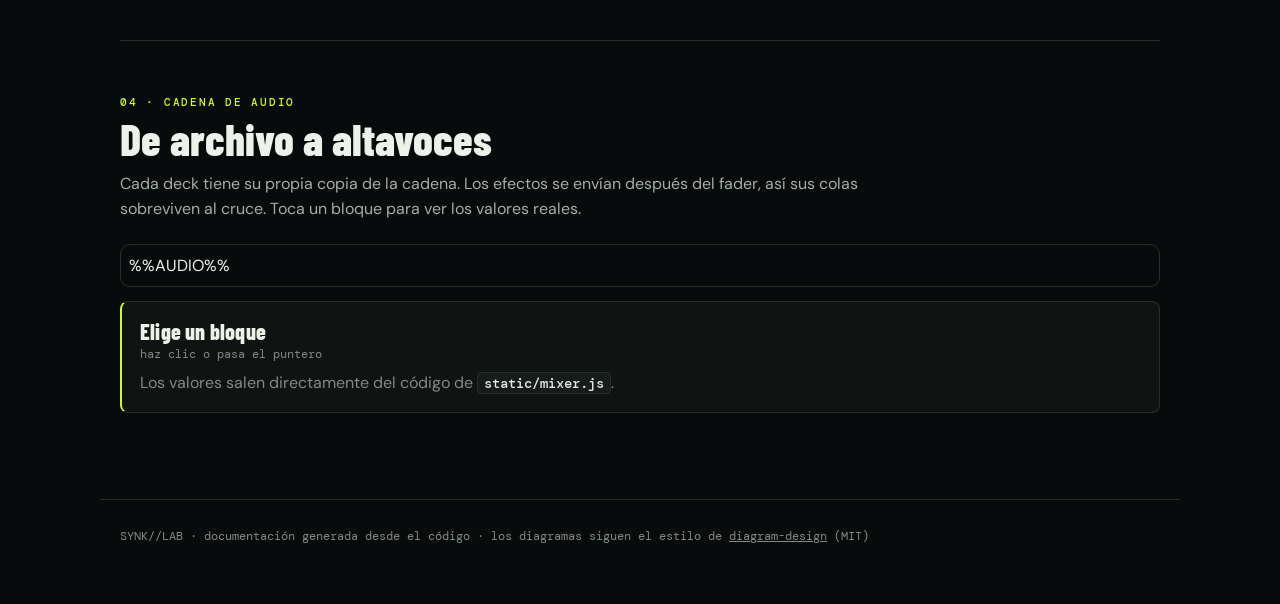
<file: docs/tools/page_template.html>
<!doctype html>
<html lang="es">
<head>
<meta charset="utf-8">
<meta name="viewport" content="width=device-width,initial-scale=1">
<title>SYNK//LAB · Arquitectura interactiva</title>
<meta name="description" content="Diagramas interactivos de SYNK//LAB: arquitectura, flujo del agente DJ, mezcla por frases y cadena de audio.">
<link rel="preconnect" href="https://fonts.googleapis.com">
<link rel="preconnect" href="https://fonts.gstatic.com" crossorigin>
<link href="https://fonts.googleapis.com/css2?family=Barlow+Condensed:wght@700;800&family=DM+Mono:wght@400;500&family=DM+Sans:wght@400;500;600&display=swap" rel="stylesheet">
<style>
:root{--bg:#080b0b;--card:#0f1413;--ink:#edf1e9;--muted:#a3aea6;--soft:#7f8b84;--line:#26302b;--line2:#3a4640;--lime:#caff1a;--link:#8ab4e8}
*{box-sizing:border-box}
html{scroll-behavior:smooth;scroll-padding-top:70px}
body{margin:0;background:var(--bg);color:var(--ink);font:16px/1.6 'DM Sans',system-ui,sans-serif}
a{color:inherit}
code{font:500 .86em 'DM Mono',ui-monospace,monospace;background:#151c19;border:1px solid var(--line);padding:1px 6px;border-radius:4px;color:#dfe7de}
header.top{position:sticky;top:0;z-index:5;background:rgba(8,11,11,.92);backdrop-filter:blur(8px);border-bottom:1px solid var(--line)}
.top-in{max-width:1080px;margin:0 auto;padding:0 20px;height:54px;display:flex;align-items:center;gap:22px}
.brand{font:800 22px 'Barlow Condensed','Arial Narrow',Impact,sans-serif;letter-spacing:-.3px;text-decoration:none;white-space:nowrap}
.brand span{color:var(--lime)}
nav.top-nav{display:flex;gap:4px;margin-left:auto;overflow:auto}
nav.top-nav a{font:500 11.5px 'DM Mono',ui-monospace,monospace;letter-spacing:.06em;color:var(--soft);text-decoration:none;padding:7px 10px;border-radius:6px;white-space:nowrap;text-transform:uppercase}
nav.top-nav a:hover,nav.top-nav a:focus-visible{color:var(--ink);background:#0d1310;outline:none}
main{max-width:1080px;margin:0 auto;padding:0 20px 80px}
.hero{padding:54px 0 18px}
.eyebrow{font:500 11px 'DM Mono',ui-monospace,monospace;letter-spacing:.16em;color:var(--lime);text-transform:uppercase}
h1{font:800 clamp(44px,8vw,84px)/.92 'Barlow Condensed','Arial Narrow',Impact,sans-serif;margin:10px 0 14px;letter-spacing:-1px}
h1 span{color:var(--lime)}
.lead{color:var(--muted);max-width:68ch;margin:0}
section{padding:54px 0 6px;border-top:1px solid var(--line);margin-top:42px}
h2{font:800 clamp(30px,5vw,44px)/1 'Barlow Condensed','Arial Narrow',Impact,sans-serif;margin:8px 0 10px}
section>p.intro{color:var(--muted);max-width:70ch;margin:0 0 22px}
.fig{border:1px solid var(--line);border-radius:10px;background:#080b0b;padding:8px;overflow:hidden}
.fig svg{display:block;width:100%;height:auto}
.controls{display:flex;flex-wrap:wrap;gap:8px;align-items:center;margin:14px 0 0}
.btn{font:500 12px 'DM Mono',ui-monospace,monospace;letter-spacing:.05em;color:var(--ink);background:var(--card);border:1px solid var(--line2);border-radius:6px;padding:8px 13px;cursor:pointer;transition:border-color .15s,color .15s,background .15s}
.btn:hover{border-color:var(--lime);color:var(--lime)}
.btn:focus-visible{outline:2px solid var(--lime);outline-offset:2px}
.btn.primary{background:var(--lime);color:#10160d;border-color:var(--lime);font-weight:500}
.btn.primary:hover{background:#d8ff4d;color:#10160d}
.btn[disabled]{opacity:.4;cursor:default}
.hint{font:400 12px 'DM Mono',ui-monospace,monospace;color:var(--soft);margin-left:auto}
.panel{margin-top:14px;border:1px solid var(--line);border-left:2px solid var(--lime);border-radius:8px;background:var(--card);padding:16px 18px;min-height:112px}
.panel h3{margin:0 0 2px;font:800 22px 'Barlow Condensed','Arial Narrow',Impact,sans-serif;letter-spacing:.2px}
.panel .where{font:400 12px 'DM Mono',ui-monospace,monospace;color:var(--soft);margin-bottom:8px}
.panel p{margin:0;color:var(--muted);max-width:75ch}
.panel.idle p{color:var(--soft)}
.readout{display:grid;grid-template-columns:repeat(auto-fit,minmax(150px,1fr));gap:10px;margin-top:14px}
.ro{border:1px solid var(--line);border-radius:8px;background:var(--card);padding:10px 14px}
.ro b{display:block;font:800 30px/1 'Barlow Condensed','Arial Narrow',Impact,sans-serif}
.ro small{font:400 11px 'DM Mono',ui-monospace,monospace;color:var(--soft);letter-spacing:.06em;text-transform:uppercase}
.ro.lime b{color:var(--lime)}
label.sw{display:inline-flex;align-items:center;gap:8px;font:500 12px 'DM Mono',ui-monospace,monospace;color:var(--muted);cursor:pointer}
label.sw input{accent-color:var(--lime)}
input[type=range]{accent-color:var(--lime);flex:1 1 220px;min-width:180px}
.step-cap{margin-top:14px;border:1px solid var(--line);border-radius:8px;background:var(--card);padding:14px 18px;color:var(--muted);min-height:64px}
.step-cap b{font:500 12px 'DM Mono',ui-monospace,monospace;color:var(--lime);letter-spacing:.1em;margin-right:8px}
footer{max-width:1080px;margin:0 auto;padding:28px 20px 60px;border-top:1px solid var(--line);color:var(--soft);font:400 12px 'DM Mono',ui-monospace,monospace}

/* diagram interactivity */
.n.is-pick{cursor:pointer}
.n.is-pick:hover rect,.n.is-pick:focus-visible rect{stroke:#9aa79f}
.n:focus,.n:focus-visible{outline:none}
.n:focus-visible rect{stroke:var(--lime);stroke-width:2}
svg.has-active .n:not(.is-active){opacity:.42}
svg.has-active .e:not(.rel){opacity:.3}
svg.has-active .al-g:not(.rel){opacity:.3}
.n.is-active rect{stroke:var(--lime);stroke-width:2}
svg .e.rel{stroke:var(--lime)!important;stroke-width:1.8;opacity:1}
.n,.e,.al-g{transition:opacity .18s}
/* sequence: static-first, JS enhances */
svg.motion-ready .msg{transition:opacity .35s}
svg.motion-ready .msg.off{opacity:.12}
svg.motion-ready .msg.now .e{stroke:var(--lime);stroke-width:1.9}
svg.motion-ready .msg.now .al{fill:var(--ink)}
/* mix */
#mx-B{transition:transform .5s cubic-bezier(.2,.8,.2,1)}
#mx-win,#mx-skip{transition:x .5s cubic-bezier(.2,.8,.2,1),width .5s cubic-bezier(.2,.8,.2,1)}
@media (prefers-reduced-motion:reduce){#mx-B,#mx-win,#mx-skip,svg.motion-ready .msg,.n,.e,.al-g{transition:none}}
@media (max-width:640px){.hint{margin-left:0;width:100%}.top-in{gap:10px}}
</style>
</head>
<body>
<header class="top"><div class="top-in">
  <a class="brand" href="#top">SYNK<span>//</span>LAB</a>
  <nav class="top-nav" aria-label="Secciones">
    <a href="#arquitectura">Arquitectura</a><a href="#agente">Agente</a><a href="#mezcla">Mezcla</a><a href="#audio">Audio</a>
  </nav>
</div></header>
<main id="top">
  <div class="hero">
    <div class="eyebrow">Documentación interactiva</div>
    <h1>CÓMO FUNCIONA <span>SYNK//LAB</span></h1>
    <p class="lead">Cuatro diagramas para entender el sistema. Toca los bloques, recorre los pasos del agente y mueve la mezcla a mano. Esta página es estática: no necesita servidor.</p>
  </div>

  <section id="arquitectura">
    <div class="eyebrow">01 · Arquitectura</div>
    <h2>Tres piezas locales</h2>
    <p class="intro">La pestaña del navegador es la única que suena. El servidor la acompaña y hace de puente. El agente DJ es opcional y consulta a una CLI de IA donde ya tienes sesión iniciada.</p>
    <div class="fig" id="fig-arch">%%ARCH%%</div>
    <div class="panel idle" id="panel-arch" aria-live="polite"><h3>Elige un bloque</h3><div class="where">haz clic o pasa el puntero</div><p>Al elegir un bloque se resaltan sus conexiones y se explica qué hace, qué archivo lo implementa y qué límites tiene.</p></div>
  </section>

  <section id="agente">
    <div class="eyebrow">02 · Flujo del agente</div>
    <h2>Cómo decide cada mezcla</h2>
    <p class="intro">Poco antes de que termine un tema, el agente le pide a la IA un plan y lo envía al mixer. Avanza paso a paso o déjalo reproducirse.</p>
    <div class="fig" id="fig-seq">%%SEQ%%</div>
    <div class="controls" role="group" aria-label="Controles de la secuencia">
      <button class="btn primary" id="sq-play" type="button">▶ Reproducir</button>
      <button class="btn" id="sq-prev" type="button">← Anterior</button>
      <button class="btn" id="sq-next" type="button">Siguiente →</button>
      <button class="btn" id="sq-reset" type="button">Ver completo</button>
      <span class="hint" id="sq-count">completo · 7 pasos</span>
    </div>
    <div class="step-cap" id="sq-cap" aria-live="polite"><b>PASO 1–7</b>Todos los mensajes están visibles. Usa los botones para recorrerlos de a uno.</div>
  </section>

  <section id="mezcla">
    <div class="eyebrow">03 · Mezcla por frases</div>
    <h2>Entrar sin intro, salir donde cae la energía</h2>
    <p class="intro">Cada barra es una frase de 16 beats. El tema que entra salta su intro y arranca en una frase con bajo y nivel parecido; el que sale se funde cuando su energía cae. Mueve el deslizador para ver el cruce.</p>
    <div class="fig" id="fig-mix">%%MIX%%</div>
    <div class="controls" role="group" aria-label="Controles de la mezcla">
      <label class="sw"><input type="checkbox" id="mx-phrase" checked> Mezclar por frases</label>
      <input type="range" id="mx-t" min="0" max="100" value="0" aria-label="Progreso de la mezcla">
      <button class="btn" id="mx-play" type="button">▶ Animar</button>
    </div>
    <div class="readout" aria-live="polite">
      <div class="ro"><b id="ro-a">100%</b><small>Volumen deck A</small></div>
      <div class="ro lime"><b id="ro-b">0%</b><small>Volumen deck B</small></div>
      <div class="ro"><b id="ro-bpm">128.9</b><small>BPM de ambos</small></div>
      <div class="ro"><b id="ro-ph" style="font-size:20px;line-height:1.15">Entra B</b><small>Qué pasa ahora</small></div>
    </div>
  </section>

  <section id="audio">
    <div class="eyebrow">04 · Cadena de audio</div>
    <h2>De archivo a altavoces</h2>
    <p class="intro">Cada deck tiene su propia copia de la cadena. Los efectos se envían después del fader, así sus colas sobreviven al cruce. Toca un bloque para ver los valores reales.</p>
    <div class="fig" id="fig-audio">%%AUDIO%%</div>
    <div class="panel idle" id="panel-audio" aria-live="polite"><h3>Elige un bloque</h3><div class="where">haz clic o pasa el puntero</div><p>Los valores salen directamente del código de <code>static/mixer.js</code>.</p></div>
  </section>
</main>
<footer>SYNK//LAB · documentación generada desde el código · los diagramas siguen el estilo de <a href="https://github.com/cathrynlavery/diagram-design">diagram-design</a> (MIT)</footer>

<script>
(function(){
const $=(s,r=document)=>r.querySelector(s),$$=(s,r=document)=>[...r.querySelectorAll(s)];
const INFO=%%INFO%%, STEPS=%%SEQSTEPS%%, G=%%GEOM%%;

/* ---- clickable nodes: highlight connections + explain ---- */
function bindNodes(figId,panelId,info){
  const svg=$('#'+figId+' svg'),panel=$('#'+panelId);if(!svg||!panel)return;
  const idle=panel.innerHTML;let pinned=null;
  function paint(id){
    $$('.n',svg).forEach(n=>n.classList.toggle('is-active',n.dataset.id===id));
    const node=id&&$('.n[data-id="'+id+'"]',svg);
    const rel=node?(node.dataset.edges||'').split(',').filter(Boolean):[];
    $$('.e',svg).forEach(e=>e.classList.toggle('rel',rel.includes(e.id)));
    $$('.al-g',svg).forEach(g=>g.classList.toggle('rel',rel.includes(g.dataset.edge)));
    svg.classList.toggle('has-active',!!id);
    if(id&&info[id]){const [t,w,p]=info[id];panel.classList.remove('idle');panel.innerHTML='<h3></h3><div class="where"></div><p></p>';
      $('h3',panel).textContent=t;$('.where',panel).textContent=w;$('p',panel).textContent=p}
    else{panel.classList.add('idle');panel.innerHTML=idle}
  }
  $$('.n[data-id]',svg).forEach(n=>{
    const id=n.dataset.id;if(!info[id])return;n.classList.add('is-pick');
    n.addEventListener('mouseenter',()=>paint(id));
    n.addEventListener('mouseleave',()=>paint(pinned));
    n.addEventListener('focus',()=>paint(id));
    n.addEventListener('blur',()=>paint(pinned));
    n.addEventListener('click',()=>{pinned=pinned===id?null:id;paint(pinned)});
    n.addEventListener('keydown',e=>{if(e.key==='Enter'||e.key===' '){e.preventDefault();pinned=pinned===id?null:id;paint(pinned)}});
  });
}
bindNodes('fig-arch','panel-arch',INFO.arch);
bindNodes('fig-audio','panel-audio',INFO.audio);

/* ---- sequence: static-first, steps are an enhancement ---- */
(function(){
  const svg=$('#fig-seq svg');if(!svg)return;
  const play=$('#sq-play'),prev=$('#sq-prev'),next=$('#sq-next'),reset=$('#sq-reset'),count=$('#sq-count'),cap=$('#sq-cap');
  const N=STEPS.length;let cur=N,timer=null;
  function render(){
    svg.classList.add('motion-ready');
    $$('.msg',svg).forEach(m=>{const s=+m.dataset.step;m.classList.toggle('off',s>cur);m.classList.toggle('now',cur<N&&s===cur)});
    if(cur>=1&&cur<=N&&cur<N+1){}
    if(cur===N&&!timer&&!svg.dataset.touched){cap.innerHTML='<b>PASO 1–7</b>Todos los mensajes están visibles. Usa los botones para recorrerlos de a uno.';count.textContent='completo · '+N+' pasos'}
    else if(cur===0){cap.innerHTML='<b>INICIO</b>El mixer está reproduciendo un tema. Todavía no pasó nada.';count.textContent='paso 0 de '+N}
    else{cap.innerHTML='<b>PASO '+cur+'</b>'+STEPS[cur-1][1];count.textContent='paso '+cur+' de '+N}
    prev.disabled=cur<=0;next.disabled=cur>=N;
    play.textContent=timer?'❚❚ Pausar':(cur>=N?'↻ Reproducir':'▶ Continuar');
  }
  function stop(){if(timer){clearInterval(timer);timer=null}}
  function go(n){svg.dataset.touched='1';cur=Math.max(0,Math.min(N,n));render()}
  play.addEventListener('click',()=>{
    if(timer){stop();render();return}
    if(cur>=N)go(0);
    timer=setInterval(()=>{if(cur>=N){stop();render();return}go(cur+1);if(cur>=N){stop();render()}},1900);render();
  });
  prev.addEventListener('click',()=>{stop();go(cur-1)});
  next.addEventListener('click',()=>{stop();go(cur+1)});
  reset.addEventListener('click',()=>{stop();svg.dataset.touched='';cur=N;render()});
  render();
})();

/* ---- mix: constant-power crossfade, phrase on/off ---- */
(function(){
  const svg=$('#fig-mix svg');if(!svg)return;
  const chk=$('#mx-phrase'),rng=$('#mx-t'),btn=$('#mx-play');
  const set=(el,a,v)=>el&&el.setAttribute(a,v);
  function geom(ph){const exit=ph?G.exitPhrase:G.exitEnd,x0=G.x0+(exit-G.fade)*G.px,x1=G.x0+exit*G.px;return{x0,x1,bo:x0-(ph?G.entryB*G.px:0)}}
  function paint(){
    const ph=chk.checked,t=rng.value/100,g=geom(ph);
    set($('#mx-B',svg),'transform','translate('+(g.bo-G.x0)+',0)');
    set($('#mx-win',svg),'x',g.x0);set($('#mx-win',svg),'width',g.x1-g.x0);
    set($('#mx-skip',svg),'x',g.bo);set($('#mx-skip',svg),'width',ph?G.entryB*G.px:0);
    const px=g.x0+t*(g.x1-g.x0);['x1','x2'].forEach(a=>set($('#mx-ph',svg),a,px));
    const cx=60+t*380;['x1','x2'].forEach(a=>set($('#mx-cph',svg),a,cx));
    const ann=$('#mx-ann-phrase',svg);if(ann)ann.style.display=ph?'':'none';
    const A=Math.cos(t*Math.PI/2),B=Math.sin(t*Math.PI/2);
    $('#ro-a').textContent=Math.round(A*100)+'%';$('#ro-b').textContent=Math.round(B*100)+'%';
    $('#ro-bpm').textContent=((G.bpmA+G.bpmB)/2).toFixed(1);
    $('#ro-ph').textContent=t<.01?'B entra':t<.45?'B sube, graves de A':t<.6?'Cambio de graves':t<.99?'A se retira':'Solo B';
  }
  chk.addEventListener('change',paint);rng.addEventListener('input',()=>{stopAnim();paint()});
  let raf=null,t0=0;
  function stopAnim(){if(raf){cancelAnimationFrame(raf);raf=null;btn.textContent='▶ Animar'}}
  btn.addEventListener('click',()=>{
    if(raf){stopAnim();return}
    btn.textContent='❚❚ Pausar';const from=+rng.value>=100?0:+rng.value;t0=performance.now()-from/100*6000;
    (function loop(now){const p=Math.min(1,(now-t0)/6000);rng.value=Math.round(p*100);paint();if(p<1)raf=requestAnimationFrame(loop);else{raf=null;btn.textContent='▶ Animar'}})(performance.now());
    raf=requestAnimationFrame(function loop(now){const p=Math.min(1,(now-t0)/6000);rng.value=Math.round(p*100);paint();if(p<1)raf=requestAnimationFrame(loop);else{raf=null;btn.textContent='▶ Animar'}});
  });
  paint();
})();
})();
</script>
</body>
</html>
</file>
